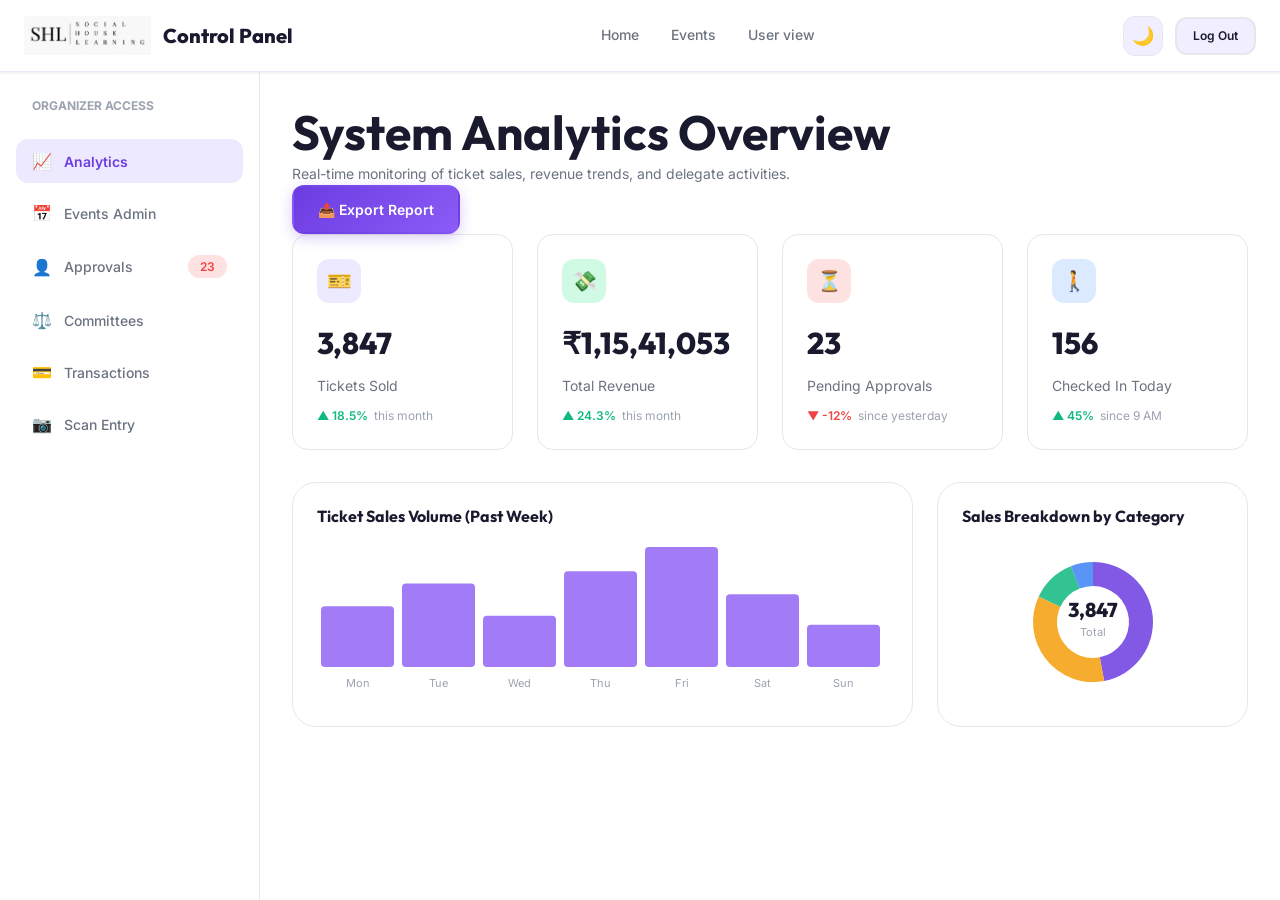
<file: admin.html>
<!DOCTYPE html>
<html lang="en" data-theme="light">

<head>
  <meta charset="UTF-8">
  <meta name="viewport" content="width=device-width, initial-scale=1.0">
  <title>Admin Dashboard — SHL Ticketing System</title>
  <link rel="stylesheet" href="css/globals.css">
  <link rel="stylesheet" href="css/components.css">
  <link rel="stylesheet" href="css/admin.css">
</head>

<body>

  <!-- ======== NAVBAR ======== -->
  <nav class="navbar scrolled" id="navbar">
    <div class="navbar-inner">
      <a href="index.html" class="navbar-logo">
        <img src="images/shl-logo.png" alt="SHL — Social House Learning" class="logo-img">
        <span>Control Panel</span>
      </a>

      <div class="navbar-links">
        <a href="index.html" class="navbar-link">Home</a>
        <a href="events.html" class="navbar-link">Events</a>
        <a href="dashboard.html" class="navbar-link">User view</a>
      </div>

      <div class="navbar-actions">
        <button class="theme-toggle" id="themeToggle" aria-label="Toggle theme">🌙</button>
        <button class="btn btn-secondary btn-sm" id="adminLogoutBtn">Log Out</button>
      </div>

      <button class="mobile-menu-btn" id="mobileMenuBtn" aria-label="Menu">
        <span></span><span></span><span></span>
      </button>
    </div>
  </nav>

  <!-- ======== ADMIN DASHBOARD LAYOUT ======== -->
  <div class="admin-layout" style="margin-top: var(--navbar-height);">

    <!-- SIDEBAR -->
    <aside class="admin-sidebar">
      <div
        style="font-size: var(--text-xs); font-weight: 700; color: var(--text-tertiary); text-transform: uppercase; padding-left: var(--space-4);">
        Organizer Access</div>

      <nav style="display: flex; flex-direction: column; gap: 4px;">
        <button class="sidebar-link active" data-admin-tab="analytics">
          <span class="link-icon">📈</span> Analytics
        </button>
        <button class="sidebar-link" data-admin-tab="events">
          <span class="link-icon">📅</span> Events Admin
        </button>
        <button class="sidebar-link" data-admin-tab="approvals">
          <span class="link-icon">👤</span> Approvals
          <span class="badge badge-danger" id="badgePendingApprovals" style="margin-left: auto;">5</span>
        </button>
        <button class="sidebar-link" data-admin-tab="committees">
          <span class="link-icon">⚖️</span> Committees
        </button>
        <button class="sidebar-link" data-admin-tab="transactions">
          <span class="link-icon">💳</span> Transactions
        </button>
        <button class="sidebar-link" data-admin-tab="scanner">
          <span class="link-icon">📷</span> Scan Entry
        </button>
      </nav>
    </aside>

    <!-- MAIN PANEL -->
    <main class="admin-main">

      <!-- ANALYTICS TAB -->
      <div class="tab-content active" data-tab-content="analytics">
        <div class="dashboard-header">
          <div>
            <h1>System Analytics Overview</h1>
            <p style="font-size: var(--text-sm); color: var(--text-secondary);">Real-time monitoring of ticket sales,
              revenue trends, and delegate activities.</p>
          </div>
          <button class="btn btn-primary"
            onclick="Toast.show('Export Summary', 'System analytics report PDF download started.', 'success')">📤 Export
            Report</button>
        </div>

        <!-- Metrics Grid -->
        <div class="grid grid-4 gap-6" style="margin-bottom: var(--space-8);">
          <div class="stat-card">
            <div class="stat-icon" style="background: var(--primary-light); color: var(--primary);">🎫</div>
            <div class="stat-value" id="metricTotalTickets">3,847</div>
            <div class="stat-label">Tickets Sold</div>
            <span class="stat-change up">▲ 18.5% <span
                style="color: var(--text-tertiary); font-weight: normal; margin-left: 2px;">this month</span></span>
          </div>
          <div class="stat-card">
            <div class="stat-icon" style="background: var(--success-light); color: var(--success);">💸</div>
            <div class="stat-value" id="metricTotalRevenue">₹11.5M</div>
            <div class="stat-label">Total Revenue</div>
            <span class="stat-change up">▲ 24.3% <span
                style="color: var(--text-tertiary); font-weight: normal; margin-left: 2px;">this month</span></span>
          </div>
          <div class="stat-card">
            <div class="stat-icon" style="background: var(--danger-light); color: var(--danger);">⏳</div>
            <div class="stat-value" id="metricPendingApprovals">23</div>
            <div class="stat-label">Pending Approvals</div>
            <span class="stat-change down">▼ -12% <span
                style="color: var(--text-tertiary); font-weight: normal; margin-left: 2px;">since
                yesterday</span></span>
          </div>
          <div class="stat-card">
            <div class="stat-icon" style="background: var(--info-light); color: var(--info);">🚶</div>
            <div class="stat-value" id="metricTodayCheckins">156</div>
            <div class="stat-label">Checked In Today</div>
            <span class="stat-change up">▲ 45% <span
                style="color: var(--text-tertiary); font-weight: normal; margin-left: 2px;">since 9 AM</span></span>
          </div>
        </div>

        <!-- Charts Grid -->
        <div class="charts-grid">
          <div class="chart-card">
            <h2 style="font-size: var(--text-base);">Ticket Sales Volume (Past Week)</h2>
            <div class="chart-body" id="salesBarChartContainer">
              <!-- Rendered by JS -->
            </div>
          </div>
          <div class="chart-card">
            <h2 style="font-size: var(--text-base);">Sales Breakdown by Category</h2>
            <div class="chart-body" id="categoryDonutChartContainer">
              <!-- Rendered by JS -->
            </div>
          </div>
        </div>
      </div>

      <!-- EVENTS ADMIN TAB -->
      <div class="tab-content" data-tab-content="events">
        <div class="dashboard-header">
          <div>
            <h1>Event Management</h1>
            <p style="font-size: var(--text-sm); color: var(--text-secondary);">Add, update, or cancel MUNs, workshops,
              and youth leadership summits.</p>
          </div>
          <button class="btn btn-primary" id="createNewEventBtn">➕ Create Event</button>
        </div>

        <div class="table-wrapper">
          <table class="table">
            <thead>
              <tr>
                <th>Event Details</th>
                <th>Category</th>
                <th>Venue / City</th>
                <th>Price</th>
                <th>Availability</th>
                <th>Status</th>
                <th>Actions</th>
              </tr>
            </thead>
            <tbody id="adminEventsTableBody">
              <!-- Populated by JS -->
            </tbody>
          </table>
        </div>
      </div>

      <!-- DELEGATE APPROVALS TAB -->
      <div class="tab-content" data-tab-content="approvals">
        <div class="dashboard-header">
          <div>
            <h1>Delegate Registration Approvals</h1>
            <p style="font-size: var(--text-sm); color: var(--text-secondary);">Verify qualifications, process waivers,
              and approve conference portfolios.</p>
          </div>
          <div class="flex gap-2">
            <button class="btn btn-success btn-sm" id="bulkApproveBtn">Bulk Approve Selected</button>
            <button class="btn btn-secondary btn-sm" id="exportDelegatesBtn">Export List (CSV)</button>
          </div>
        </div>

        <div class="table-wrapper">
          <table class="table">
            <thead>
              <tr>
                <th style="width: 40px;"><input type="checkbox" id="selectAllApprovals"></th>
                <th>Delegate Details</th>
                <th>Event Target</th>
                <th>Date Applied</th>
                <th>Status</th>
                <th>Actions</th>
              </tr>
            </thead>
            <tbody id="adminApprovalsTableBody">
              <!-- Populated by JS -->
            </tbody>
          </table>
        </div>
      </div>

      <!-- COMMITTEES TAB -->
      <div class="tab-content" data-tab-content="committees">
        <div class="dashboard-header">
          <div>
            <h1>Committee & Portfolio Allocations</h1>
            <p style="font-size: var(--text-sm); color: var(--text-secondary);">View country allocation levels and
              real-time status details.</p>
          </div>
        </div>

        <div class="table-wrapper">
          <table class="table">
            <thead>
              <tr>
                <th>Committee Info</th>
                <th>Agenda Topic</th>
                <th>Difficulty</th>
                <th>Delegate Limit</th>
                <th>Executive Board</th>
                <th>Actions</th>
              </tr>
            </thead>
            <tbody id="adminCommitteesTableBody">
              <!-- Populated by JS -->
            </tbody>
          </table>
        </div>
      </div>

      <!-- TRANSACTIONS TAB -->
      <div class="tab-content" data-tab-content="transactions">
        <div class="dashboard-header">
          <div>
            <h1>Financial Transaction Ledger</h1>
            <p style="font-size: var(--text-sm); color: var(--text-secondary);">Comprehensive tracker for checkout
              payments, refunds, and failures.</p>
          </div>
          <button class="btn btn-secondary btn-sm"
            onclick="Toast.show('Export Complete', 'Transaction database CSV downloaded.', 'success')">💾 Export
            Ledger</button>
        </div>

        <div class="table-wrapper">
          <table class="table">
            <thead>
              <tr>
                <th>Transaction ID</th>
                <th>Delegate</th>
                <th>Target Event</th>
                <th>Amount</th>
                <th>Method</th>
                <th>Date</th>
                <th>Status</th>
              </tr>
            </thead>
            <tbody id="adminTransactionsTableBody">
              <!-- Populated by JS -->
            </tbody>
          </table>
        </div>
      </div>

      <!-- SCANNER ENTRY SIMULATOR TAB -->
      <div class="tab-content" data-tab-content="scanner">
        <div class="dashboard-header">
          <div>
            <h1>QR entry scanning portal</h1>
            <p style="font-size: var(--text-sm); color: var(--text-secondary);">Verify ticketing passes, check
              qualifications, and scan entry codes.</p>
          </div>
        </div>

        <div class="grid grid-2 gap-8">
          <!-- Scanner Camera Box -->
          <div class="card text-center">
            <h3>QR Pass Reader (Simulator)</h3>
            <p style="font-size: var(--text-xs); color: var(--text-tertiary); margin-bottom: var(--space-4);">Camera
              feed simulation. Input a code manually below to scan.</p>

            <div class="scanner-viewport-simulator">
              <div class="scanner-laser-line"></div>
              <div class="scanner-corner scanner-corner-tl"></div>
              <div class="scanner-corner scanner-corner-tr"></div>
              <div class="scanner-corner scanner-corner-bl"></div>
              <div class="scanner-corner scanner-corner-br"></div>
            </div>

            <div class="form-group" style="max-width: 320px; margin: 0 auto;">
              <input type="text" class="form-input" id="manualScanInput"
                placeholder="Enter ticket passcode manually (e.g. TKT-2026-001)">
              <button class="btn btn-primary" id="manualScanBtn" style="margin-top: 12px; width: 100%;">Verify
                Pass</button>
            </div>
          </div>

          <!-- Scanner History Logs -->
          <div class="card">
            <h3>Scanning History Log</h3>
            <p style="font-size: var(--text-xs); color: var(--text-tertiary); margin-bottom: var(--space-4);">Real-time
              check-in notifications stream.</p>

            <div class="scan-history-log" id="scanHistoryLogContainer">
              <!-- Populated by JS -->
            </div>
          </div>
        </div>
      </div>

    </main>
  </div>

  <!-- CREATE EVENT MODAL -->
  <div class="modal-backdrop" id="createEventModal">
    <div class="modal">
      <div class="modal-header">
        <h3 class="modal-title">Create New Event</h3>
        <button class="modal-close">✕</button>
      </div>
      <form id="createEventForm" onsubmit="event.preventDefault();">
        <div class="form-group">
          <label class="form-label">Event Title</label>
          <input type="text" class="form-input" id="adminEventTitle" required>
        </div>
        <div class="grid grid-2 gap-4">
          <div class="form-group">
            <label class="form-label">Category</label>
            <select class="form-select" id="adminEventCategory">
              <option value="Summit">Summit</option>
              <option value="MUN">Model United Nations</option>
              <option value="Workshop">Workshop</option>
            </select>
          </div>
          <div class="form-group">
            <label class="form-label">Base Ticket Price (₹)</label>
            <input type="number" class="form-input" id="adminEventPrice" required>
          </div>
        </div>
        <div class="grid grid-2 gap-4">
          <div class="form-group">
            <label class="form-label">City</label>
            <input type="text" class="form-input" id="adminEventCity" required>
          </div>
          <div class="form-group">
            <label class="form-label">Date</label>
            <input type="date" class="form-input" id="adminEventDate" required>
          </div>
        </div>
        <div class="flex justify-end gap-3" style="margin-top: var(--space-4);">
          <button type="button" class="btn btn-secondary modal-close">Cancel</button>
          <button type="submit" class="btn btn-primary" id="saveNewEventBtn">Publish Event</button>
        </div>
      </form>
    </div>
  </div>

  <!-- Scripts -->
  <script src="js/data.js"></script>
  <script src="js/app.js"></script>
  <script src="js/admin.js"></script>
</body>

</html>
</file>
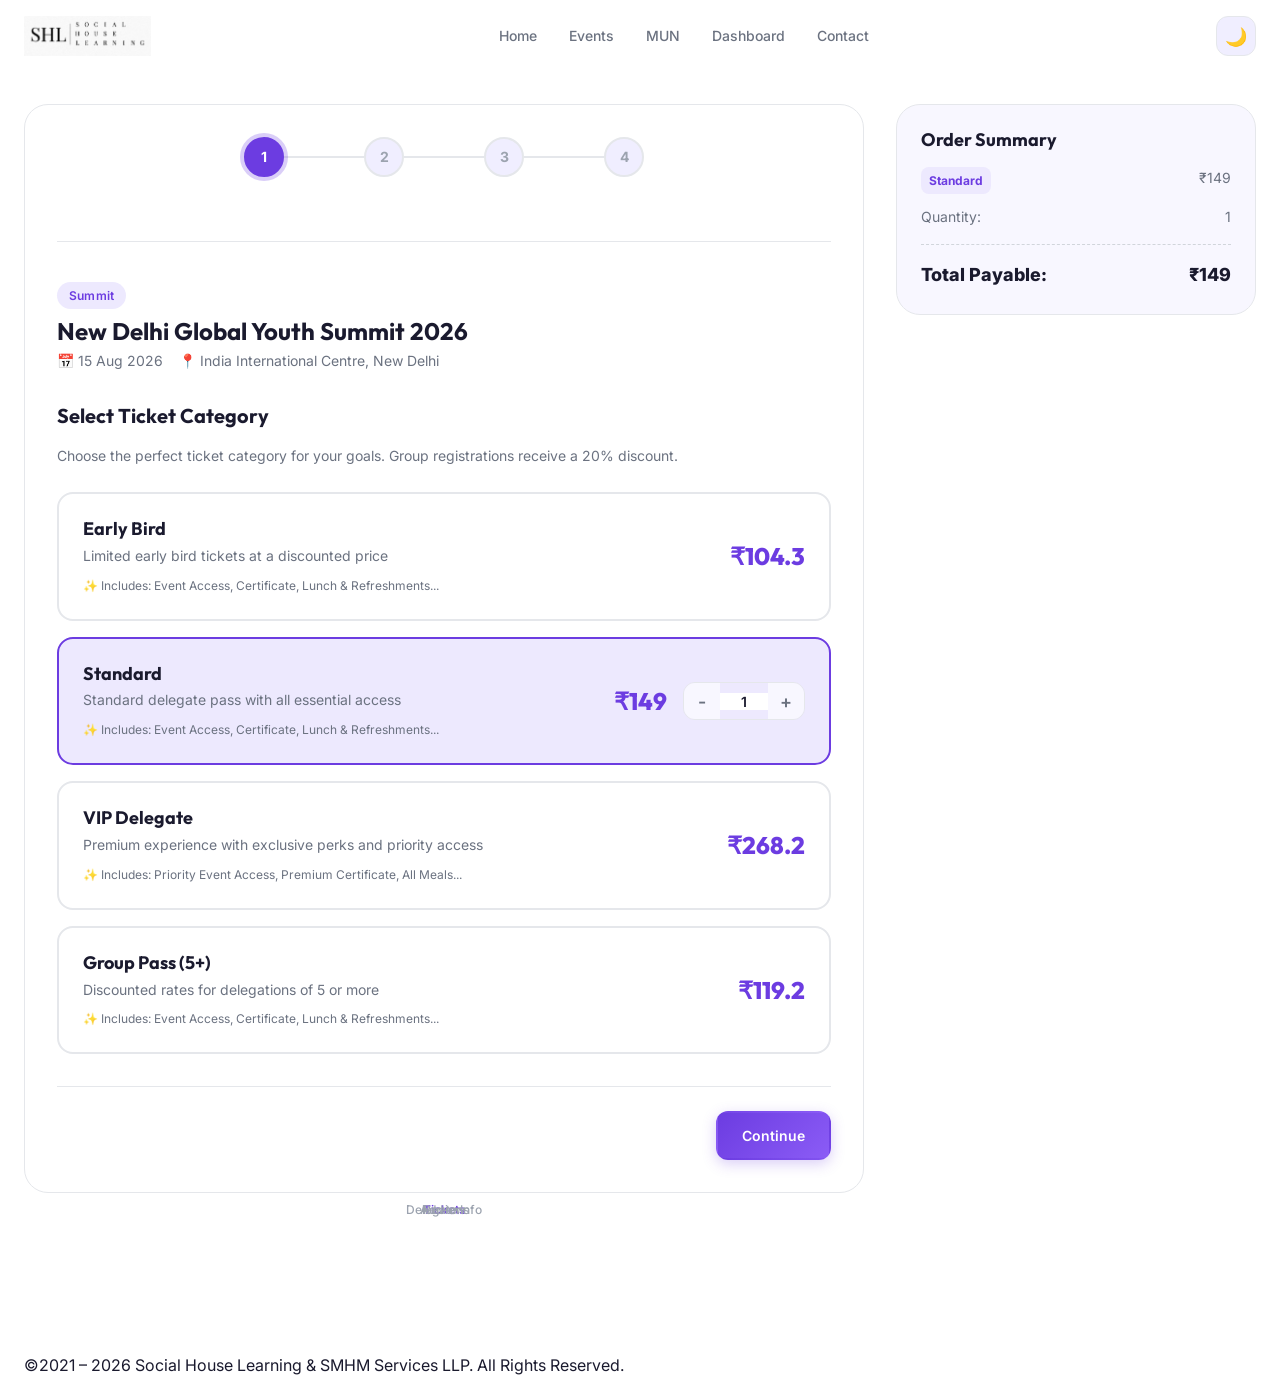
<file: booking.html>
<!DOCTYPE html>
<html lang="en" data-theme="light">
<head>
  <meta charset="UTF-8">
  <meta name="viewport" content="width=device-width, initial-scale=1.0">
  <title>Book Tickets — SHL Ticketing System</title>
  <link rel="stylesheet" href="css/globals.css">
  <link rel="stylesheet" href="css/components.css">
  <link rel="stylesheet" href="css/booking.css">
</head>
<body>

  <!-- ======== NAVBAR ======== -->
  <nav class="navbar" id="navbar">
    <div class="navbar-inner">
      <a href="index.html" class="navbar-logo">
        <img src="images/shl-logo.png" alt="SHL — Social House Learning" class="logo-img">

      </a>

      <div class="navbar-links">
        <a href="index.html" class="navbar-link">Home</a>
        <a href="events.html" class="navbar-link">Events</a>
        <a href="committee.html" class="navbar-link">MUN</a>
        <a href="dashboard.html" class="navbar-link">Dashboard</a>
        <a href="index.html#contact" class="navbar-link">Contact</a>
      </div>

      <div class="navbar-actions">
        <button class="theme-toggle" id="themeToggle" aria-label="Toggle theme">🌙</button>
        <a href="dashboard.html" class="btn btn-secondary btn-sm" id="userBadge" style="display: none;">My Profile</a>
      </div>

      <button class="mobile-menu-btn" id="mobileMenuBtn" aria-label="Menu">
        <span></span><span></span><span></span>
      </button>
    </div>
  </nav>

  <!-- Mobile Nav -->
  <div class="mobile-nav" id="mobileNav">
    <a href="index.html">🏠 Home</a>
    <a href="events.html">📅 Events</a>
    <a href="committee.html">🌍 MUN Committees</a>
    <a href="dashboard.html">📊 Dashboard</a>
  </div>

  <!-- ======== BOOKING SECTION ======== -->
  <main class="container booking-page">
    <div class="booking-layout">
      <!-- MAIN BOOKING PANEL -->
      <section class="booking-card reveal">
        <!-- Progress Steps -->
        <div class="step-progress-wrapper">
          <div class="step-progress">
            <div class="step-item active" id="stepIndicator1">
              <div class="step-circle">1</div>
              <span class="step-label">Tickets</span>
            </div>
            <div class="step-line"></div>
            <div class="step-item" id="stepIndicator2">
              <div class="step-circle">2</div>
              <span class="step-label">Delegate Info</span>
            </div>
            <div class="step-line"></div>
            <div class="step-item" id="stepIndicator3">
              <div class="step-circle">3</div>
              <span class="step-label">Add-ons</span>
            </div>
            <div class="step-line"></div>
            <div class="step-item" id="stepIndicator4">
              <div class="step-circle">4</div>
              <span class="step-label">Review</span>
            </div>
          </div>
        </div>

        <!-- Dynamic Event Header -->
        <div id="bookingEventHeader" style="margin-bottom: var(--space-8);">
          <span class="badge badge-primary" id="eventHeaderCategory">Category</span>
          <h1 id="eventHeaderTitle" style="font-size: var(--text-2xl); margin-top: var(--space-2);">Event Title</h1>
          <div class="flex items-center gap-4" style="font-size: var(--text-sm); color: var(--text-secondary); margin-top: var(--space-1);">
            <span id="eventHeaderDate">📅 Date</span>
            <span id="eventHeaderLocation">📍 Venue</span>
          </div>
        </div>

        <form id="bookingForm" onsubmit="event.preventDefault();">
          
          <!-- STEP 1: SELECT TICKET -->
          <div class="tab-content active" data-tab-content="step1">
            <h2 style="font-size: var(--text-xl); margin-bottom: var(--space-4);">Select Ticket Category</h2>
            <p style="font-size: var(--text-sm); color: var(--text-secondary); margin-bottom: var(--space-6);">Choose the perfect ticket category for your goals. Group registrations receive a 20% discount.</p>
            
            <div class="ticket-options-grid" id="ticketOptionsContainer">
              <!-- Populated by JS -->
            </div>
          </div>

          <!-- STEP 2: DELEGATE DETAILS -->
          <div class="tab-content" data-tab-content="step2">
            <h2 style="font-size: var(--text-xl); margin-bottom: var(--space-4);">Delegate Personal Details</h2>
            <p style="font-size: var(--text-sm); color: var(--text-secondary); margin-bottom: var(--space-6);">Please fill in accurate details. Certificates and credentials will use this information.</p>
            
            <div class="grid grid-2 gap-4">
              <div class="form-group">
                <label class="form-label">Full Name <span class="required">*</span></label>
                <input type="text" class="form-input" id="delegateName" placeholder="Enter full name" required>
                <span class="form-error" style="display: none;">Name is required</span>
              </div>
              <div class="form-group">
                <label class="form-label">Email Address <span class="required">*</span></label>
                <input type="email" class="form-input" id="delegateEmail" placeholder="Enter email address" required>
                <span class="form-error" style="display: none;">Valid email is required</span>
              </div>
            </div>

            <div class="grid grid-2 gap-4">
              <div class="form-group">
                <label class="form-label">Phone Number <span class="required">*</span></label>
                <input type="tel" class="form-input" id="delegatePhone" placeholder="Enter mobile number" required>
                <span class="form-error" style="display: none;">Valid phone is required</span>
              </div>
              <div class="form-group">
                <label class="form-label">Institution / Organization <span class="required">*</span></label>
                <input type="text" class="form-input" id="delegateInstitution" placeholder="School, College or Company" required>
                <span class="form-error" style="display: none;">Institution is required</span>
              </div>
            </div>

            <div class="grid grid-2 gap-4">
              <div class="form-group">
                <label class="form-label">MUN Experience Level</label>
                <select class="form-select" id="delegateExperience">
                  <option value="beginner">Beginner (0-2 Conferences)</option>
                  <option value="intermediate">Intermediate (3-6 Conferences)</option>
                  <option value="advanced">Advanced (7+ Conferences)</option>
                </select>
              </div>
              <div class="form-group">
                <label class="form-label">Dietary Preferences</label>
                <select class="form-select" id="delegateDiet">
                  <option value="veg">Vegetarian</option>
                  <option value="non-veg">Non-Vegetarian</option>
                  <option value="vegan">Vegan</option>
                  <option value="jain">Jain Diet</option>
                </select>
              </div>
            </div>

            <div class="form-group">
              <label class="form-label">Special Requests / Accommodations</label>
              <textarea class="form-textarea" id="delegateSpecialRequests" placeholder="Tell us if you have any special requirements, allergies, or questions..."></textarea>
            </div>
          </div>

          <!-- STEP 3: ADD-ONS -->
          <div class="tab-content" data-tab-content="step3">
            <h2 style="font-size: var(--text-xl); margin-bottom: var(--space-4);">Enhance Your Experience</h2>
            <p style="font-size: var(--text-sm); color: var(--text-secondary); margin-bottom: var(--space-6);">Select premium add-ons to customize your summit experience.</p>
            
            <div class="addons-grid" id="addonsContainer">
              <!-- Populated by JS -->
            </div>
          </div>

          <!-- STEP 4: REVIEW & CONFIRM -->
          <div class="tab-content" data-tab-content="step4">
            <h2 style="font-size: var(--text-xl); margin-bottom: var(--space-4);">Review Registration Summary</h2>
            <p style="font-size: var(--text-sm); color: var(--text-secondary); margin-bottom: var(--space-6);">Please double-check all information before proceeding to payment.</p>
            
            <div class="card card-gradient" style="margin-bottom: var(--space-6);">
              <h3 style="font-size: var(--text-base); margin-bottom: var(--space-4); border-bottom: 1px solid var(--border-light); padding-bottom: var(--space-2);">Delegate Information</h3>
              <div class="grid grid-2 gap-4" style="font-size: var(--text-sm);">
                <div><strong>Name:</strong> <span id="reviewName">-</span></div>
                <div><strong>Email:</strong> <span id="reviewEmail">-</span></div>
                <div><strong>Phone:</strong> <span id="reviewPhone">-</span></div>
                <div><strong>Institution:</strong> <span id="reviewInstitution">-</span></div>
                <div><strong>Experience:</strong> <span id="reviewExperience">-</span></div>
                <div><strong>Dietary:</strong> <span id="reviewDiet">-</span></div>
              </div>
            </div>

            <div class="card card-gradient" style="margin-bottom: var(--space-6);">
              <h3 style="font-size: var(--text-base); margin-bottom: var(--space-4); border-bottom: 1px solid var(--border-light); padding-bottom: var(--space-2);">Order Selections</h3>
              <div id="reviewOrderDetails" style="font-size: var(--text-sm);">
                <!-- Populated by JS -->
              </div>
            </div>

            <label class="form-check" style="align-items: flex-start; margin-bottom: var(--space-4);">
              <input type="checkbox" id="termsCheckbox" required style="margin-top: 4px;">
              <span>I confirm that the delegate details provided are correct and I agree to the <a href="https://www.socialhouselearning.com/terms-of-use" target="_blank" style="color: var(--primary); font-weight: 600;">Terms & Conditions</a> and <a href="https://www.socialhouselearning.com/refund-policy" target="_blank" style="color: var(--primary); font-weight: 600;">Refund Policy</a> of Social House Learning.</span>
            </label>
          </div>

          <!-- NAVIGATION BUTTONS -->
          <div class="booking-nav-buttons">
            <button type="button" class="btn btn-secondary" id="prevBtn" style="visibility: hidden;">Back</button>
            <button type="button" class="btn btn-primary" id="nextBtn">Continue</button>
          </div>
        </form>
      </section>

      <!-- ORDER SUMMARY SIDEBAR -->
      <aside class="order-summary-card reveal">
        <h2>Order Summary</h2>
        <div id="summaryEmptyState">
          <p style="font-size: var(--text-sm); text-align: center; color: var(--text-tertiary);">No ticket selected yet.</p>
        </div>
        <div id="summaryDetails" class="hidden">
          <div class="summary-row">
            <span id="summaryTicketType" class="summary-ticket-badge">Tier</span>
            <span id="summaryTicketPrice">₹0</span>
          </div>
          <div class="summary-row">
            <span>Quantity:</span>
            <span id="summaryTicketQty">0</span>
          </div>
          
          <!-- Dynamic Add-ons List -->
          <div id="summaryAddonsList" style="border-top: 1px solid var(--border-light); margin-top: var(--space-3); padding-top: var(--space-3);">
            <!-- Populated by JS -->
          </div>

          <div class="summary-row total">
            <span>Total Payable:</span>
            <span id="summaryTotalPrice">₹0</span>
          </div>
        </div>
      </aside>
    </div>
  </main>

  <!-- ======== FOOTER ======== -->
  <footer class="footer" style="margin-top: var(--space-20);">
    <div class="container">
      <div class="footer-bottom">
        <span>©2021 – 2026 Social House Learning & SMHM Services LLP. All Rights Reserved.</span>
      </div>
    </div>
  </footer>

  <!-- Scripts -->
  <script src="js/data.js"></script>
  <script src="js/app.js"></script>
  <script src="js/booking.js"></script>
</body>
</html>
</file>
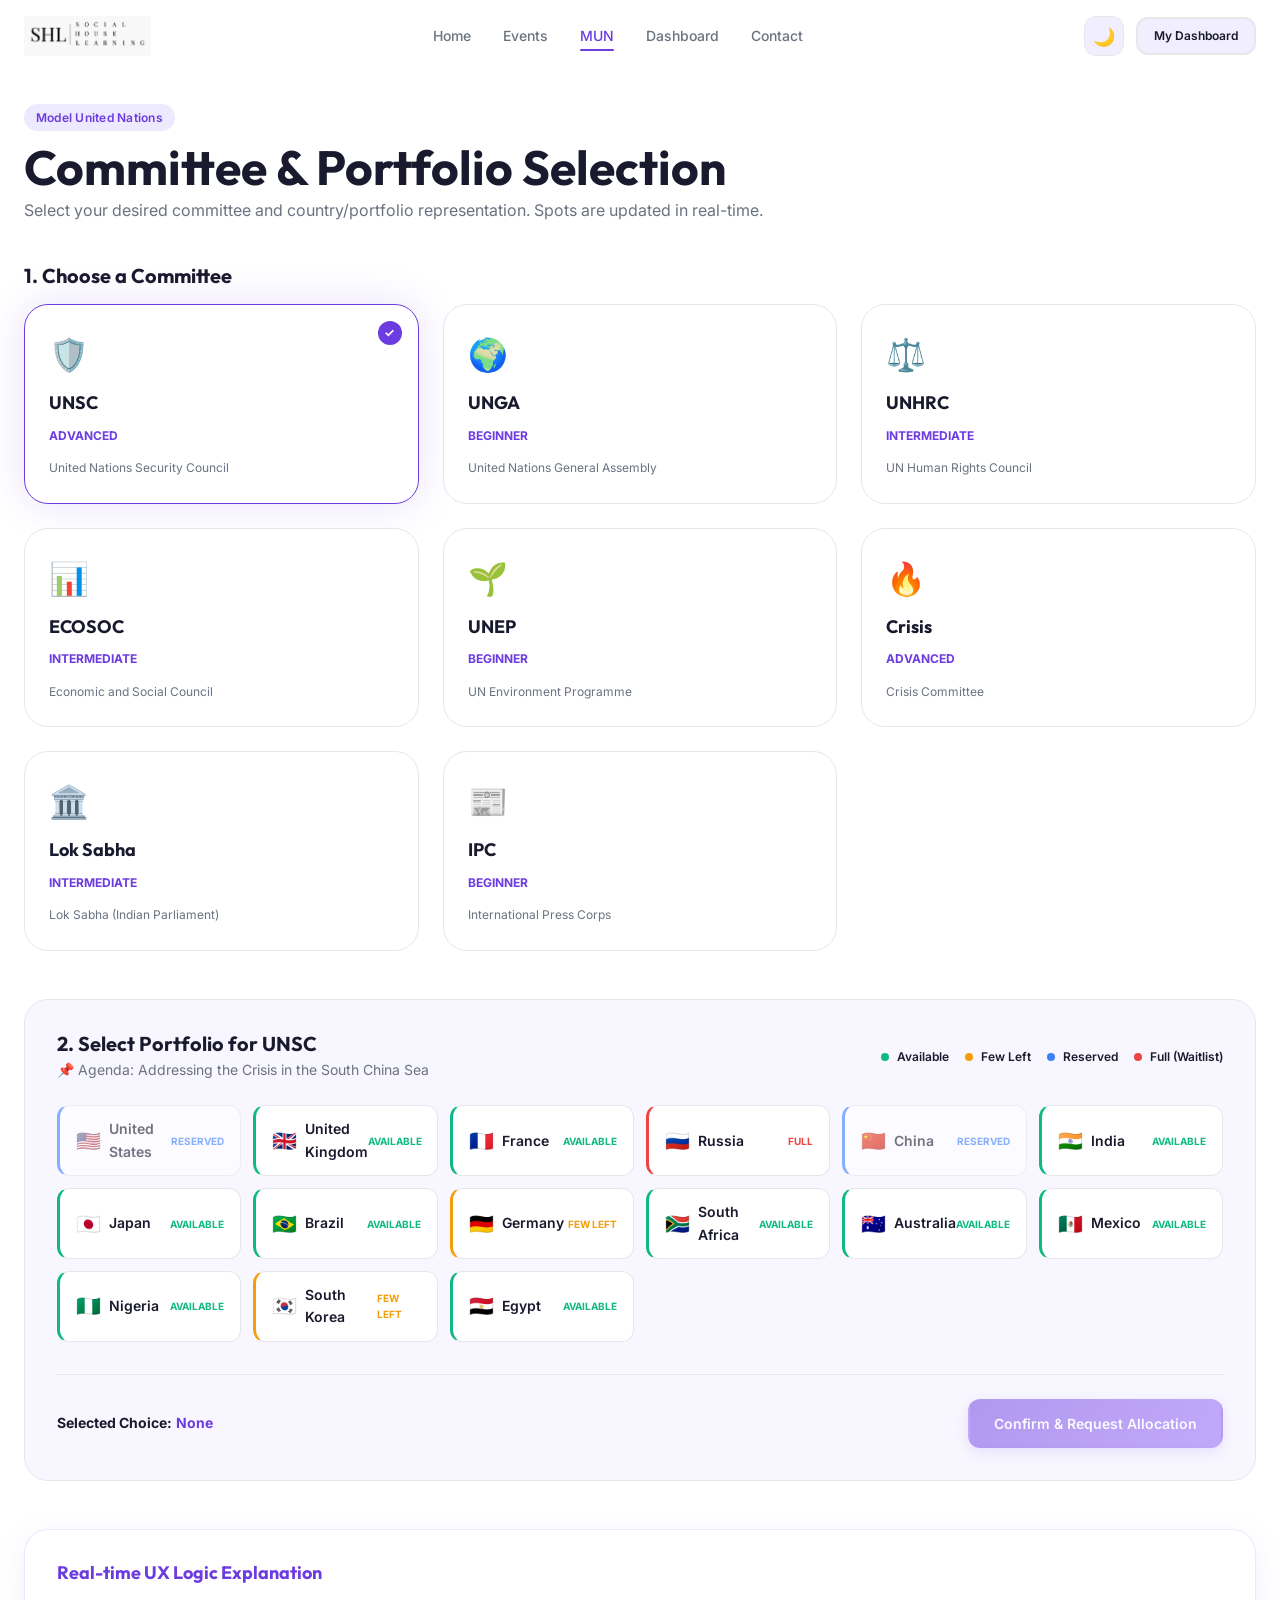
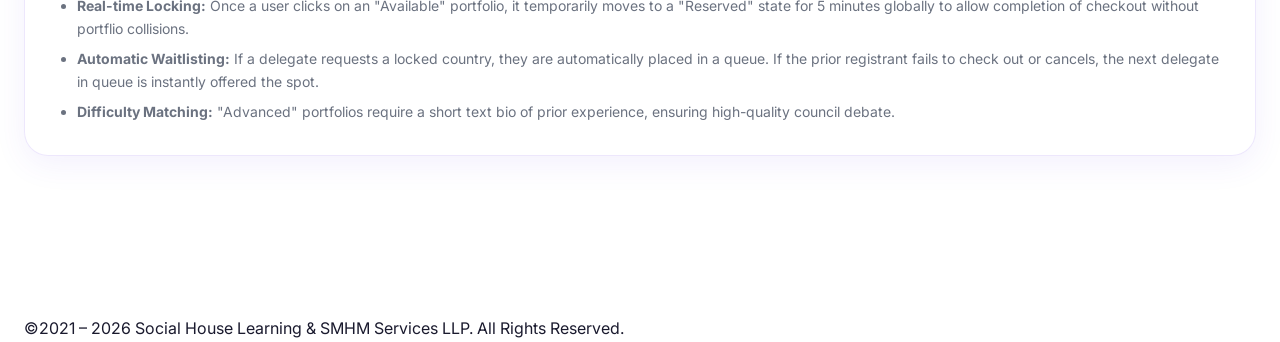
<file: committee.html>
<!DOCTYPE html>
<html lang="en" data-theme="light">
<head>
  <meta charset="UTF-8">
  <meta name="viewport" content="width=device-width, initial-scale=1.0">
  <title>MUN Committee & Portfolio Selection — SHL</title>
  <link rel="stylesheet" href="css/globals.css">
  <link rel="stylesheet" href="css/components.css">
  <link rel="stylesheet" href="css/committee.css">
</head>
<body>

  <!-- ======== NAVBAR ======== -->
  <nav class="navbar" id="navbar">
    <div class="navbar-inner">
      <a href="index.html" class="navbar-logo">
        <img src="images/shl-logo.png" alt="SHL — Social House Learning" class="logo-img">

      </a>

      <div class="navbar-links">
        <a href="index.html" class="navbar-link">Home</a>
        <a href="events.html" class="navbar-link">Events</a>
        <a href="committee.html" class="navbar-link active">MUN</a>
        <a href="dashboard.html" class="navbar-link">Dashboard</a>
        <a href="index.html#contact" class="navbar-link">Contact</a>
      </div>

      <div class="navbar-actions">
        <button class="theme-toggle" id="themeToggle" aria-label="Toggle theme">🌙</button>
        <a href="dashboard.html" class="btn btn-secondary btn-sm" id="userBtn">My Dashboard</a>
      </div>

      <button class="mobile-menu-btn" id="mobileMenuBtn" aria-label="Menu">
        <span></span><span></span><span></span>
      </button>
    </div>
  </nav>

  <!-- Mobile Nav -->
  <div class="mobile-nav" id="mobileNav">
    <a href="index.html">🏠 Home</a>
    <a href="events.html">📅 Events</a>
    <a href="committee.html">🌍 MUN Committees</a>
    <a href="dashboard.html">📊 Dashboard</a>
  </div>

  <!-- ======== MAIN CONTENT ======== -->
  <main class="container committee-page">
    <header class="committee-header reveal">
      <span class="badge badge-primary" style="margin-bottom: var(--space-2);">Model United Nations</span>
      <h1>Committee & Portfolio Selection</h1>
      <p>Select your desired committee and country/portfolio representation. Spots are updated in real-time.</p>
    </header>

    <!-- STEP 1: SELECT COMMITTEE -->
    <section class="reveal" style="margin-bottom: var(--space-10);">
      <h2 style="font-size: var(--text-xl); margin-bottom: var(--space-4);">1. Choose a Committee</h2>
      <div class="committee-grid" id="committeesGrid">
        <!-- Populated by JS -->
      </div>
    </section>

    <!-- STEP 2: CHOOSE PORTFOLIO -->
    <section class="portfolios-section reveal id='portfolioSection'">
      <div class="portfolio-header">
        <div>
          <h2 id="selectedCommitteeTitle" style="font-size: var(--text-xl); margin-bottom: 2px;">2. Select Your Country / Portfolio</h2>
          <p id="selectedCommitteeTopic" style="font-size: var(--text-sm); color: var(--text-secondary);">Topic: Select a committee above to see details.</p>
        </div>
        
        <!-- Legend -->
        <div class="portfolio-legend">
          <div class="legend-item">
            <span class="status-dot available"></span>
            <span>Available</span>
          </div>
          <div class="legend-item">
            <span class="status-dot limited"></span>
            <span>Few Left</span>
          </div>
          <div class="legend-item">
            <span class="status-dot reserved"></span>
            <span>Reserved</span>
          </div>
          <div class="legend-item">
            <span class="status-dot full"></span>
            <span>Full (Waitlist)</span>
          </div>
        </div>
      </div>

      <!-- Countries Grid -->
      <div class="countries-grid" id="countriesGrid">
        <!-- Populated by JS -->
      </div>

      <!-- Action Panel -->
      <div class="flex items-center justify-between" style="margin-top: var(--space-8); padding-top: var(--space-6); border-top: 1px solid var(--border-light); flex-wrap: wrap; gap: var(--space-4);">
        <div style="font-size: var(--text-sm);">
          <strong>Selected Choice:</strong> 
          <span id="selectedChoiceText" style="color: var(--primary); font-weight: 700;">None</span>
        </div>
        <div class="flex gap-3">
          <button class="btn btn-secondary" id="joinWaitlistBtn" style="display: none;">Join Waitlist</button>
          <button class="btn btn-primary" id="confirmAllocationBtn" disabled>Confirm & Request Allocation</button>
        </div>
      </div>
    </section>

    <!-- Waitlist Modal -->
    <div class="modal-backdrop" id="waitlistModal">
      <div class="modal">
        <div class="modal-header">
          <h3 class="modal-title">Join Waitlist</h3>
          <button class="modal-close">✕</button>
        </div>
        <p style="font-size: var(--text-sm); color: var(--text-secondary); margin-bottom: var(--space-6);">
          This portfolio is currently full or waitlisted. You can join the waitlist for priority allocation if the spot opens.
        </p>
        <div class="form-group">
          <label class="form-label">Priority Reason (Optional)</label>
          <textarea class="form-textarea" id="waitlistReason" placeholder="Briefly describe your MUN/debate experience to help the executive board assign priority..."></textarea>
        </div>
        <div class="flex justify-end gap-3">
          <button class="btn btn-secondary modal-close">Cancel</button>
          <button class="btn btn-danger" id="submitWaitlistBtn">Join Waitlist</button>
        </div>
      </div>
    </div>

    <!-- UX Explanation Details -->
    <section class="card-glass" style="margin-top: var(--space-12); padding: var(--space-8); border-radius: var(--radius-xl); border: 1px solid var(--glass-border);">
      <h3 style="font-size: var(--text-lg); margin-bottom: var(--space-3); color: var(--primary);">Real-time UX Logic Explanation</h3>
      <ul style="font-size: var(--text-sm); color: var(--text-secondary); display: flex; flex-direction: column; gap: var(--space-2); list-style-type: disc; padding-left: 20px;">
        <li><strong>Real-time Locking:</strong> Once a user clicks on an "Available" portfolio, it temporarily moves to a "Reserved" state for 5 minutes globally to allow completion of checkout without portflio collisions.</li>
        <li><strong>Automatic Waitlisting:</strong> If a delegate requests a locked country, they are automatically placed in a queue. If the prior registrant fails to check out or cancels, the next delegate in queue is instantly offered the spot.</li>
        <li><strong>Difficulty Matching:</strong> "Advanced" portfolios require a short text bio of prior experience, ensuring high-quality council debate.</li>
      </ul>
    </section>
  </main>

  <!-- ======== FOOTER ======== -->
  <footer class="footer" style="margin-top: var(--space-20);">
    <div class="container">
      <div class="footer-bottom">
        <span>©2021 – 2026 Social House Learning & SMHM Services LLP. All Rights Reserved.</span>
      </div>
    </div>
  </footer>

  <!-- Scripts -->
  <script src="js/data.js"></script>
  <script src="js/app.js"></script>
  <script src="js/committee.js"></script>
</body>
</html>
</file>
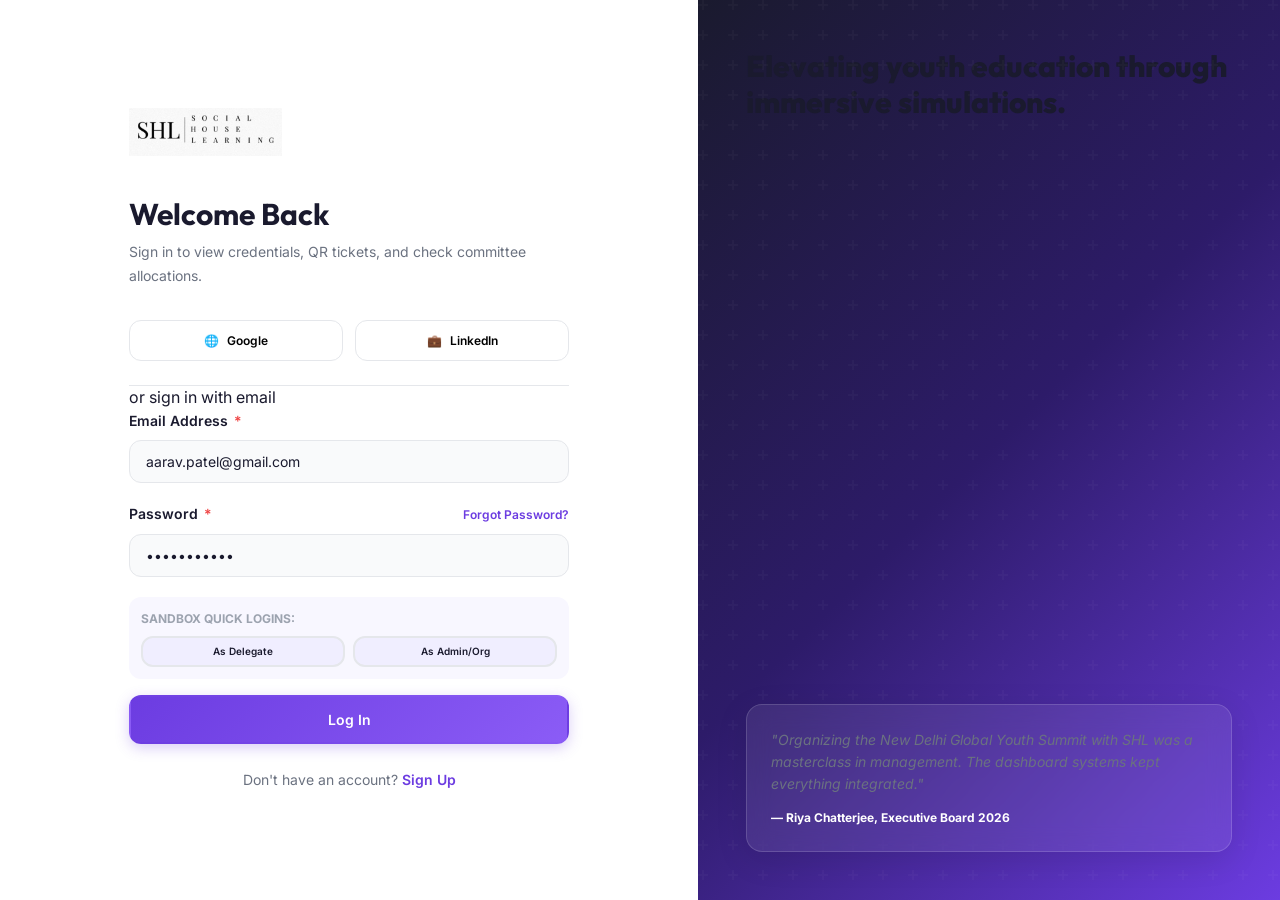
<file: login.html>
<!DOCTYPE html>
<html lang="en" data-theme="light">
<head>
  <meta charset="UTF-8">
  <meta name="viewport" content="width=device-width, initial-scale=1.0">
  <title>Log In — SHL Ticketing System</title>
  <link rel="stylesheet" href="css/globals.css">
  <link rel="stylesheet" href="css/components.css">
  <link rel="stylesheet" href="css/auth.css">
</head>
<body>

  <main class="auth-page-layout">
    <!-- FORM SIDE -->
    <section class="auth-form-side">
      <div class="auth-form-card reveal">
        <!-- Logo -->
        <a href="index.html" class="auth-brand-logo">
          <img src="images/shl-logo.png" alt="SHL — Social House Learning" class="logo-img logo-img--auth">
        </a>

        <!-- Header -->
        <div class="auth-header">
          <h1>Welcome Back</h1>
          <p>Sign in to view credentials, QR tickets, and check committee allocations.</p>
        </div>

        <!-- Social Logins -->
        <div class="auth-social-btns">
          <button class="auth-social-btn" onclick="Toast.show('Social Login', 'Google signin simulation successful.', 'success')">
            <span>🌐</span> Google
          </button>
          <button class="auth-social-btn" onclick="Toast.show('Social Login', 'LinkedIn signin simulation successful.', 'success')">
            <span>💼</span> LinkedIn
          </button>
        </div>

        <div class="divider" style="margin-bottom: var(--space-6);">or sign in with email</div>

        <!-- Forms -->
        <form id="loginForm" onsubmit="event.preventDefault();">
          <div class="form-group">
            <label class="form-label">Email Address <span class="required">*</span></label>
            <input type="email" class="form-input" id="logEmail" placeholder="name@email.com" required value="aarav.patel@gmail.com">
            <span class="form-error" style="display: none;">Valid email is required</span>
          </div>

          <div class="form-group">
            <div class="flex justify-between items-center">
              <label class="form-label">Password <span class="required">*</span></label>
              <a href="#" style="font-size: var(--text-xs); color: var(--primary); font-weight: 600;" onclick="Toast.show('Reset Link Sent', 'Simulated password reset instructions emailed.', 'info')">Forgot Password?</a>
            </div>
            <input type="password" class="form-input" id="logPassword" placeholder="Enter your password" required value="password123">
            <span class="form-error" style="display: none;">Password is required</span>
          </div>

          <!-- Sandbox Accounts (Quick Login) -->
          <div class="flex flex-col gap-2" style="background: var(--bg-secondary); padding: var(--space-3); border-radius: var(--radius-md); margin-bottom: var(--space-4);">
            <span style="font-size: var(--text-xs); font-weight: 700; color: var(--text-tertiary);">SANDBOX QUICK LOGINS:</span>
            <div class="flex gap-2">
              <button type="button" class="btn btn-secondary btn-sm" id="quickLoginDelegateBtn" style="flex: 1; font-size: 10px; padding: 6px;">As Delegate</button>
              <button type="button" class="btn btn-secondary btn-sm" id="quickLoginAdminBtn" style="flex: 1; font-size: 10px; padding: 6px;">As Admin/Org</button>
            </div>
          </div>

          <button type="submit" class="btn btn-primary" style="width: 100%;" id="loginSubmitBtn">Log In</button>
        </form>

        <p style="font-size: var(--text-sm); text-align: center; color: var(--text-secondary); margin-top: var(--space-6);">
          Don't have an account? <a href="register.html" style="color: var(--primary); font-weight: 600;">Sign Up</a>
        </p>
      </div>
    </section>

    <!-- VISUAL SIDE -->
    <section class="auth-visual-side">
      <div>
        <h2 style="font-size: var(--text-3xl); font-weight: 800; line-height: 1.2;">Elevating youth education through immersive simulations.</h2>
      </div>

      <!-- Quote -->
      <div class="auth-quote-card">
        <p style="font-size: var(--text-sm); line-height: 1.6; font-style: italic; margin-bottom: var(--space-3);">
          "Organizing the New Delhi Global Youth Summit with SHL was a masterclass in management. The dashboard systems kept everything integrated."
        </p>
        <div style="font-weight: 700; font-size: var(--text-xs);">— Riya Chatterjee, Executive Board 2026</div>
      </div>
    </section>
  </main>

  <!-- Scripts -->
  <script src="js/data.js"></script>
  <script src="js/app.js"></script>
  <script src="js/auth.js"></script>
</body>
</html>
</file>
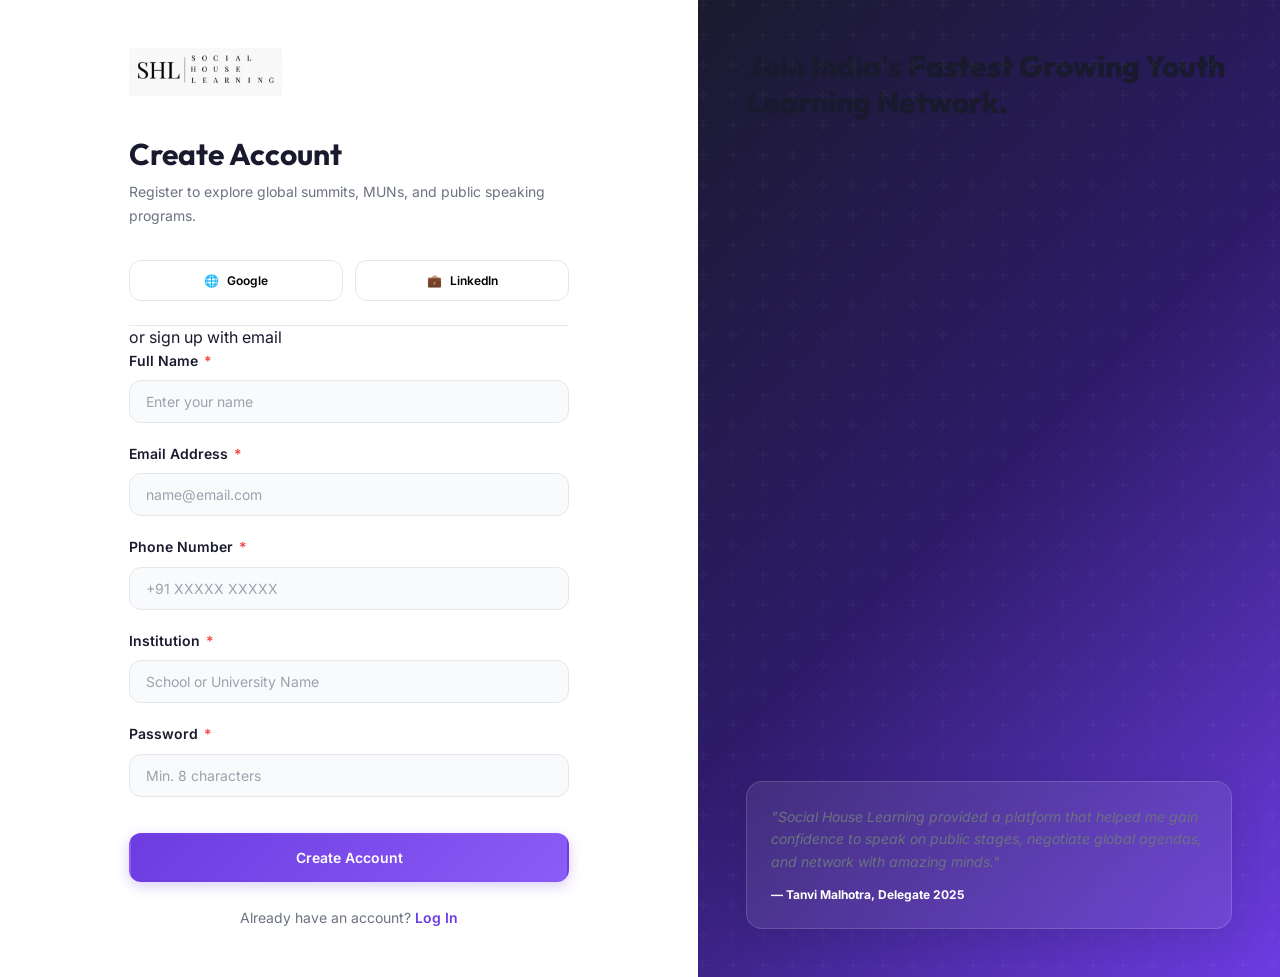
<file: register.html>
<!DOCTYPE html>
<html lang="en" data-theme="light">
<head>
  <meta charset="UTF-8">
  <meta name="viewport" content="width=device-width, initial-scale=1.0">
  <title>Sign Up — SHL Ticketing System</title>
  <link rel="stylesheet" href="css/globals.css">
  <link rel="stylesheet" href="css/components.css">
  <link rel="stylesheet" href="css/auth.css">
</head>
<body>

  <main class="auth-page-layout">
    <!-- FORM SIDE -->
    <section class="auth-form-side">
      <div class="auth-form-card reveal">
        <!-- Logo -->
        <a href="index.html" class="auth-brand-logo">
          <img src="images/shl-logo.png" alt="SHL — Social House Learning" class="logo-img logo-img--auth">
        </a>

        <!-- Header -->
        <div class="auth-header">
          <h1>Create Account</h1>
          <p>Register to explore global summits, MUNs, and public speaking programs.</p>
        </div>

        <!-- Social logins -->
        <div class="auth-social-btns">
          <button class="auth-social-btn" onclick="Toast.show('Social Register', 'Google signup simulation successful.', 'success')">
            <span>🌐</span> Google
          </button>
          <button class="auth-social-btn" onclick="Toast.show('Social Register', 'LinkedIn signup simulation successful.', 'success')">
            <span>💼</span> LinkedIn
          </button>
        </div>

        <div class="divider" style="margin-bottom: var(--space-6);">or sign up with email</div>

        <!-- Form fields -->
        <form id="registerForm" onsubmit="event.preventDefault();">
          <div class="form-group">
            <label class="form-label">Full Name <span class="required">*</span></label>
            <input type="text" class="form-input" id="regName" placeholder="Enter your name" required>
            <span class="form-error" style="display: none;">Name is required</span>
          </div>

          <div class="form-group">
            <label class="form-label">Email Address <span class="required">*</span></label>
            <input type="email" class="form-input" id="regEmail" placeholder="name@email.com" required>
            <span class="form-error" style="display: none;">Valid email is required</span>
          </div>

          <div class="form-group">
            <label class="form-label">Phone Number <span class="required">*</span></label>
            <input type="tel" class="form-input" id="regPhone" placeholder="+91 XXXXX XXXXX" required>
            <span class="form-error" style="display: none;">Phone number is required</span>
          </div>

          <div class="form-group">
            <label class="form-label">Institution <span class="required">*</span></label>
            <input type="text" class="form-input" id="regInstitution" placeholder="School or University Name" required>
            <span class="form-error" style="display: none;">Institution name is required</span>
          </div>

          <div class="form-group">
            <label class="form-label">Password <span class="required">*</span></label>
            <input type="password" class="form-input" id="regPassword" placeholder="Min. 8 characters" required minlength="8">
            <span class="form-error" style="display: none;">Password is required</span>
          </div>

          <button type="submit" class="btn btn-primary" style="width: 100%; margin-top: var(--space-4);" id="registerSubmitBtn">Create Account</button>
        </form>

        <p style="font-size: var(--text-sm); text-align: center; color: var(--text-secondary); margin-top: var(--space-6);">
          Already have an account? <a href="login.html" style="color: var(--primary); font-weight: 600;">Log In</a>
        </p>
      </div>
    </section>

    <!-- VISUAL SIDE -->
    <section class="auth-visual-side">
      <div>
        <h2 style="font-size: var(--text-3xl); font-weight: 800; line-height: 1.2;">Join India's Fastest Growing Youth Learning Network.</h2>
      </div>

      <!-- Quote -->
      <div class="auth-quote-card">
        <p style="font-size: var(--text-sm); line-height: 1.6; font-style: italic; margin-bottom: var(--space-3);">
          "Social House Learning provided a platform that helped me gain confidence to speak on public stages, negotiate global agendas, and network with amazing minds."
        </p>
        <div style="font-weight: 700; font-size: var(--text-xs);">— Tanvi Malhotra, Delegate 2025</div>
      </div>
    </section>
  </main>

  <!-- Scripts -->
  <script src="js/data.js"></script>
  <script src="js/app.js"></script>
  <script src="js/auth.js"></script>
</body>
</html>
</file>
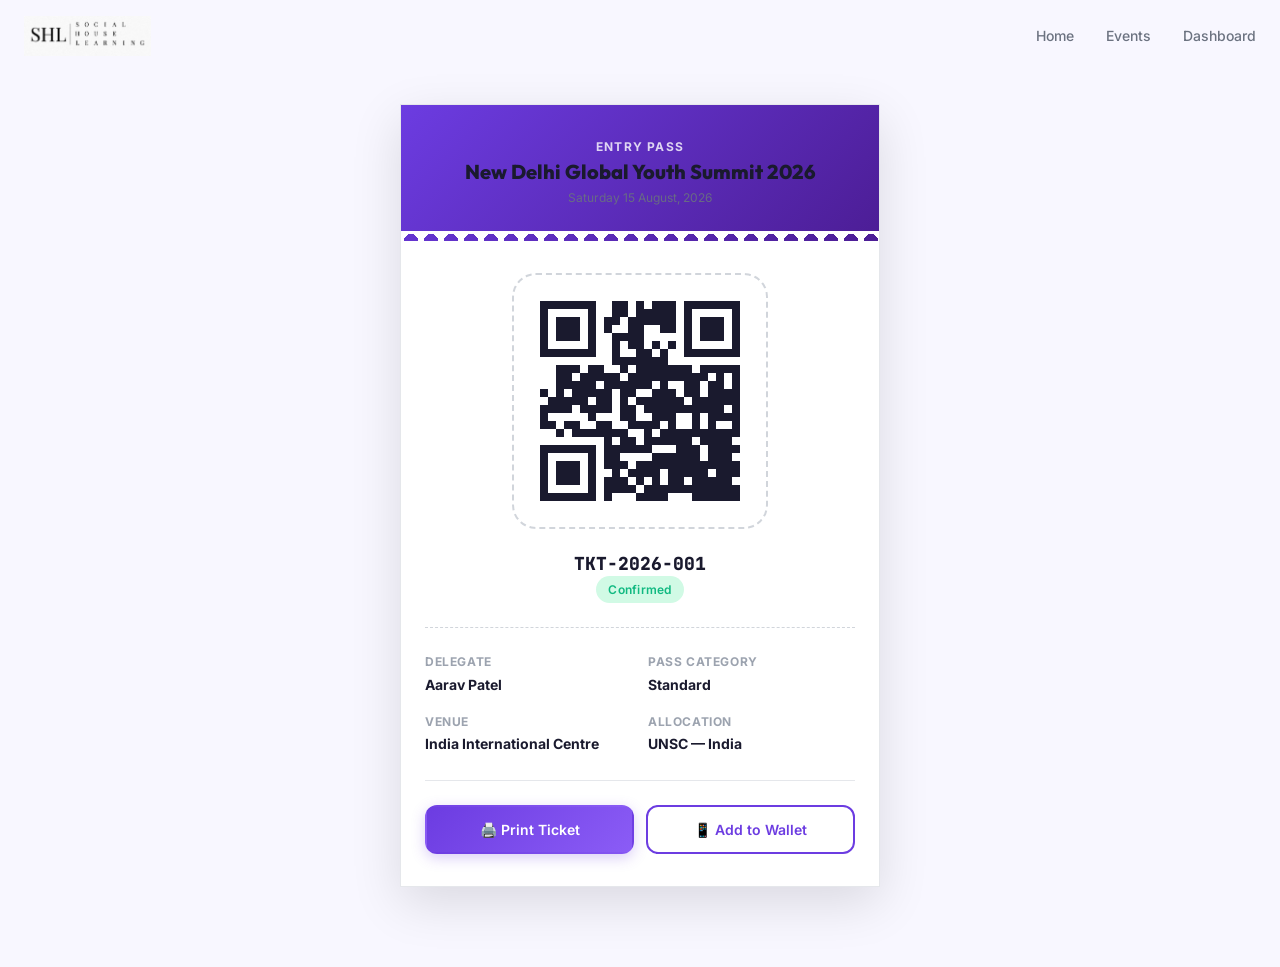
<file: ticket.html>
<!DOCTYPE html>
<html lang="en" data-theme="light">
<head>
  <meta charset="UTF-8">
  <meta name="viewport" content="width=device-width, initial-scale=1.0">
  <title>Your Ticket — SHL Ticketing System</title>
  <link rel="stylesheet" href="css/globals.css">
  <link rel="stylesheet" href="css/components.css">
  <link rel="stylesheet" href="css/ticket.css">
</head>
<body>

  <!-- ======== NAVBAR ======== -->
  <nav class="navbar scrolled" id="navbar">
    <div class="navbar-inner">
      <a href="index.html" class="navbar-logo">
        <img src="images/shl-logo.png" alt="SHL — Social House Learning" class="logo-img">

      </a>
      <div class="navbar-links">
        <a href="index.html" class="navbar-link">Home</a>
        <a href="events.html" class="navbar-link">Events</a>
        <a href="dashboard.html" class="navbar-link">Dashboard</a>
      </div>
    </div>
  </nav>

  <!-- ======== MAIN STANDALONE TICKET ======== -->
  <main class="container ticket-page">
    <div class="ticket-container-standalone reveal animate-scale-in">
      <!-- HEADER -->
      <header class="ticket-header-box">
        <div style="font-size: var(--text-xs); font-weight: 700; text-transform: uppercase; letter-spacing: 0.1em; opacity: 0.8; margin-bottom: var(--space-1);">Entry Pass</div>
        <h1 id="ticketEventName" style="font-size: var(--text-xl); font-weight: 800;">Model United Nations Conference</h1>
        <p id="ticketEventDate" style="font-size: var(--text-xs); opacity: 0.9; margin-top: 4px;">Date details</p>
      </header>

      <!-- BODY -->
      <div class="ticket-body-box">
        <!-- QR Code -->
        <div class="ticket-qr-frame">
          <img src="" alt="Ticket QR" class="ticket-qr-img" id="ticketQrImage">
        </div>

        <div style="text-align: center;">
          <h2 id="ticketCode" style="font-size: var(--text-lg); font-weight: 800; font-family: var(--font-mono); margin-bottom: 2px;">TKT-CODE</h2>
          <span class="badge badge-success" id="ticketStatusBadge">Confirmed</span>
        </div>

        <!-- Info Grid -->
        <div class="ticket-info-grid">
          <div class="ticket-info-item">
            <span class="ticket-info-label">Delegate</span>
            <span class="ticket-info-value" id="ticketAttendee">Aarav Patel</span>
          </div>
          <div class="ticket-info-item">
            <span class="ticket-info-label">Pass Category</span>
            <span class="ticket-info-value" id="ticketTier">VIP Pass</span>
          </div>
          <div class="ticket-info-item">
            <span class="ticket-info-label">Venue</span>
            <span class="ticket-info-value" id="ticketVenue">New Delhi Venue</span>
          </div>
          <div class="ticket-info-item">
            <span class="ticket-info-label">Allocation</span>
            <span class="ticket-info-value" id="ticketAllocation">UNSC — India</span>
          </div>
        </div>

        <!-- Action buttons -->
        <div class="ticket-footer-actions">
          <button class="btn btn-primary" style="flex: 1;" onclick="window.print()">🖨️ Print Ticket</button>
          <button class="btn btn-outline" style="flex: 1;" onclick="Toast.show('Wallet Added', 'Apple/Google wallet file created successfully.', 'success')">📱 Add to Wallet</button>
        </div>
      </div>
    </div>
  </main>

  <!-- Scripts -->
  <script src="js/data.js"></script>
  <script src="js/app.js"></script>
  <script src="js/qr.js"></script>
</body>
</html>
</file>
<file: css/globals.css>
/* ============================================
   SHL TICKETING SYSTEM — GLOBAL DESIGN TOKENS
   ============================================ */

/* Google Fonts Import */
@import url('https://fonts.googleapis.com/css2?family=Inter:wght@300;400;500;600;700&family=Outfit:wght@400;500;600;700;800&family=JetBrains+Mono:wght@400;500&display=swap');

/* ---- CSS Custom Properties ---- */
:root {
  /* Primary Palette */
  --primary: #6C3CE1;
  --primary-hover: #5B2DC9;
  --primary-light: #EDE9FE;
  --primary-glow: rgba(108, 60, 225, 0.25);
  --secondary: #F59E0B;
  --secondary-hover: #D97706;
  --secondary-light: #FEF3C7;

  /* Backgrounds */
  --bg-primary: #FFFFFF;
  --bg-secondary: #F8F7FF;
  --bg-tertiary: #F0EEFF;
  --bg-elevated: #FFFFFF;
  --bg-input: #F9FAFB;

  /* Text */
  --text-primary: #1A1A2E;
  --text-secondary: #6B7280;
  --text-tertiary: #9CA3AF;
  --text-inverse: #FFFFFF;

  /* Semantic Colors */
  --success: #10B981;
  --success-light: #D1FAE5;
  --warning: #F59E0B;
  --warning-light: #FEF3C7;
  --danger: #EF4444;
  --danger-light: #FEE2E2;
  --info: #3B82F6;
  --info-light: #DBEAFE;

  /* Glass */
  --glass-bg: rgba(255, 255, 255, 0.72);
  --glass-border: rgba(108, 60, 225, 0.12);
  --glass-shadow: 0 8px 32px rgba(108, 60, 225, 0.08);

  /* Borders */
  --border-light: #E5E7EB;
  --border-medium: #D1D5DB;
  --border-focus: #6C3CE1;

  /* Shadows */
  --shadow-xs: 0 1px 2px rgba(0, 0, 0, 0.04);
  --shadow-sm: 0 1px 3px rgba(0, 0, 0, 0.08);
  --shadow-md: 0 4px 16px rgba(0, 0, 0, 0.08);
  --shadow-lg: 0 8px 32px rgba(0, 0, 0, 0.1);
  --shadow-xl: 0 16px 48px rgba(0, 0, 0, 0.12);
  --shadow-glow: 0 0 40px rgba(108, 60, 225, 0.15);
  --shadow-card: 0 2px 12px rgba(0, 0, 0, 0.06);

  /* Radius */
  --radius-sm: 8px;
  --radius-md: 12px;
  --radius-lg: 16px;
  --radius-xl: 24px;
  --radius-full: 9999px;

  /* Spacing */
  --space-1: 4px;
  --space-2: 8px;
  --space-3: 12px;
  --space-4: 16px;
  --space-5: 20px;
  --space-6: 24px;
  --space-8: 32px;
  --space-10: 40px;
  --space-12: 48px;
  --space-16: 64px;
  --space-20: 80px;
  --space-24: 96px;

  /* Typography */
  --font-heading: 'Outfit', sans-serif;
  --font-body: 'Inter', sans-serif;
  --font-mono: 'JetBrains Mono', monospace;

  --text-xs: 0.75rem;
  --text-sm: 0.875rem;
  --text-base: 1rem;
  --text-lg: 1.125rem;
  --text-xl: 1.25rem;
  --text-2xl: 1.5rem;
  --text-3xl: 1.875rem;
  --text-4xl: 2.25rem;
  --text-5xl: 3rem;
  --text-6xl: 3.75rem;
  --text-7xl: 4.5rem;

  /* Transitions */
  --transition-fast: 150ms ease;
  --transition-base: 250ms ease;
  --transition-slow: 400ms ease;
  --transition-spring: 500ms cubic-bezier(0.34, 1.56, 0.64, 1);

  /* Z-Index */
  --z-dropdown: 100;
  --z-sticky: 200;
  --z-fixed: 300;
  --z-modal-backdrop: 400;
  --z-modal: 500;
  --z-toast: 600;
  --z-tooltip: 700;

  /* Layout */
  --max-width: 1280px;
  --max-width-sm: 640px;
  --max-width-md: 768px;
  --max-width-lg: 1024px;
  --max-width-xl: 1280px;
  --max-width-2xl: 1440px;
  --sidebar-width: 260px;
  --navbar-height: 72px;
}

/* ---- Dark Mode ---- */
[data-theme="dark"] {
  --primary: #8B5CF6;
  --primary-hover: #A78BFA;
  --primary-light: #2D1B69;
  --primary-glow: rgba(139, 92, 246, 0.3);
  --secondary: #FBBF24;
  --secondary-hover: #FCD34D;
  --secondary-light: #451A03;

  --bg-primary: #0A0A14;
  --bg-secondary: #12121F;
  --bg-tertiary: #1A1A2E;
  --bg-elevated: #1E1E35;
  --bg-input: #1A1A2E;

  --text-primary: #F0F0FF;
  --text-secondary: #9CA3AF;
  --text-tertiary: #6B7280;
  --text-inverse: #0A0A14;

  --success: #34D399;
  --success-light: #064E3B;
  --warning: #FBBF24;
  --warning-light: #451A03;
  --danger: #F87171;
  --danger-light: #7F1D1D;
  --info: #60A5FA;
  --info-light: #1E3A5F;

  --glass-bg: rgba(10, 10, 20, 0.75);
  --glass-border: rgba(139, 92, 246, 0.18);
  --glass-shadow: 0 8px 32px rgba(0, 0, 0, 0.3);

  --border-light: #2A2A42;
  --border-medium: #3A3A55;
  --border-focus: #8B5CF6;

  --shadow-xs: 0 1px 2px rgba(0, 0, 0, 0.2);
  --shadow-sm: 0 1px 3px rgba(0, 0, 0, 0.3);
  --shadow-md: 0 4px 16px rgba(0, 0, 0, 0.3);
  --shadow-lg: 0 8px 32px rgba(0, 0, 0, 0.4);
  --shadow-xl: 0 16px 48px rgba(0, 0, 0, 0.5);
  --shadow-glow: 0 0 40px rgba(139, 92, 246, 0.2);
  --shadow-card: 0 2px 12px rgba(0, 0, 0, 0.25);
}

/* ---- CSS Reset ---- */
*, *::before, *::after {
  margin: 0;
  padding: 0;
  box-sizing: border-box;
}

html {
  scroll-behavior: smooth;
  -webkit-text-size-adjust: 100%;
  font-size: 16px;
}

body {
  font-family: var(--font-body);
  font-size: var(--text-base);
  line-height: 1.6;
  color: var(--text-primary);
  background-color: var(--bg-primary);
  -webkit-font-smoothing: antialiased;
  -moz-osx-font-smoothing: grayscale;
  overflow-x: hidden;
  transition: background-color var(--transition-base), color var(--transition-base);
}

img, video, svg {
  display: block;
  max-width: 100%;
  height: auto;
}

a {
  color: inherit;
  text-decoration: none;
  transition: color var(--transition-fast);
}

button {
  cursor: pointer;
  font-family: inherit;
  border: none;
  background: none;
  font-size: inherit;
}

input, textarea, select {
  font-family: inherit;
  font-size: inherit;
  color: inherit;
  outline: none;
}

ul, ol {
  list-style: none;
}

h1, h2, h3, h4, h5, h6 {
  font-family: var(--font-heading);
  font-weight: 700;
  line-height: 1.2;
  color: var(--text-primary);
}

h1 { font-size: var(--text-5xl); }
h2 { font-size: var(--text-4xl); }
h3 { font-size: var(--text-3xl); }
h4 { font-size: var(--text-2xl); }
h5 { font-size: var(--text-xl); }
h6 { font-size: var(--text-lg); }

p {
  color: var(--text-secondary);
  line-height: 1.7;
}

::selection {
  background-color: var(--primary);
  color: white;
}

::-webkit-scrollbar {
  width: 8px;
  height: 8px;
}

::-webkit-scrollbar-track {
  background: var(--bg-secondary);
}

::-webkit-scrollbar-thumb {
  background: var(--border-medium);
  border-radius: var(--radius-full);
}

::-webkit-scrollbar-thumb:hover {
  background: var(--primary);
}

/* ---- Layout Utilities ---- */
.container {
  width: 100%;
  max-width: var(--max-width);
  margin: 0 auto;
  padding: 0 var(--space-6);
}

.container-sm { max-width: var(--max-width-sm); }
.container-md { max-width: var(--max-width-md); }
.container-lg { max-width: var(--max-width-lg); }
.container-xl { max-width: var(--max-width-xl); }
.container-2xl { max-width: var(--max-width-2xl); }

.section {
  padding: var(--space-20) 0;
}

.section-sm {
  padding: var(--space-12) 0;
}

/* Flex */
.flex { display: flex; }
.flex-col { flex-direction: column; }
.flex-wrap { flex-wrap: wrap; }
.items-center { align-items: center; }
.items-start { align-items: flex-start; }
.items-end { align-items: flex-end; }
.justify-center { justify-content: center; }
.justify-between { justify-content: space-between; }
.justify-end { justify-content: flex-end; }
.gap-1 { gap: var(--space-1); }
.gap-2 { gap: var(--space-2); }
.gap-3 { gap: var(--space-3); }
.gap-4 { gap: var(--space-4); }
.gap-6 { gap: var(--space-6); }
.gap-8 { gap: var(--space-8); }

/* Grid */
.grid { display: grid; }
.grid-2 { grid-template-columns: repeat(2, 1fr); }
.grid-3 { grid-template-columns: repeat(3, 1fr); }
.grid-4 { grid-template-columns: repeat(4, 1fr); }

/* Text */
.text-center { text-align: center; }
.text-left { text-align: left; }
.text-right { text-align: right; }
.font-medium { font-weight: 500; }
.font-semibold { font-weight: 600; }
.font-bold { font-weight: 700; }
.text-uppercase { text-transform: uppercase; letter-spacing: 0.05em; }

/* Visibility */
.hidden { display: none !important; }
.sr-only {
  position: absolute;
  width: 1px;
  height: 1px;
  margin: -1px;
  padding: 0;
  overflow: hidden;
  clip: rect(0, 0, 0, 0);
  border: 0;
}

/* ---- Responsive ---- */
@media (max-width: 1024px) {
  .grid-4 { grid-template-columns: repeat(2, 1fr); }
  .grid-3 { grid-template-columns: repeat(2, 1fr); }
  h1 { font-size: var(--text-4xl); }
  h2 { font-size: var(--text-3xl); }
}

@media (max-width: 768px) {
  .container { padding: 0 var(--space-4); }
  .section { padding: var(--space-12) 0; }
  .grid-4, .grid-3, .grid-2 { grid-template-columns: 1fr; }
  h1 { font-size: var(--text-3xl); }
  h2 { font-size: var(--text-2xl); }
  h3 { font-size: var(--text-xl); }
  :root { --navbar-height: 64px; }
}

@media (max-width: 480px) {
  html { font-size: 14px; }
  .container { padding: 0 var(--space-3); }
}

/* ---- Animations ---- */
@keyframes fadeIn {
  from { opacity: 0; }
  to { opacity: 1; }
}

@keyframes fadeInUp {
  from { opacity: 0; transform: translateY(24px); }
  to { opacity: 1; transform: translateY(0); }
}

@keyframes fadeInDown {
  from { opacity: 0; transform: translateY(-24px); }
  to { opacity: 1; transform: translateY(0); }
}

@keyframes slideInLeft {
  from { opacity: 0; transform: translateX(-32px); }
  to { opacity: 1; transform: translateX(0); }
}

@keyframes slideInRight {
  from { opacity: 0; transform: translateX(32px); }
  to { opacity: 1; transform: translateX(0); }
}

@keyframes scaleIn {
  from { opacity: 0; transform: scale(0.9); }
  to { opacity: 1; transform: scale(1); }
}

@keyframes pulse {
  0%, 100% { opacity: 1; }
  50% { opacity: 0.5; }
}

@keyframes shimmer {
  0% { background-position: -200% 0; }
  100% { background-position: 200% 0; }
}

@keyframes spin {
  from { transform: rotate(0deg); }
  to { transform: rotate(360deg); }
}

@keyframes float {
  0%, 100% { transform: translateY(0); }
  50% { transform: translateY(-10px); }
}

@keyframes gradientShift {
  0% { background-position: 0% 50%; }
  50% { background-position: 100% 50%; }
  100% { background-position: 0% 50%; }
}

@keyframes countUp {
  from { opacity: 0; transform: translateY(16px); }
  to { opacity: 1; transform: translateY(0); }
}

@keyframes tickerScroll {
  0% { transform: translateX(0); }
  100% { transform: translateX(-50%); }
}

.animate-fade-in { animation: fadeIn 0.6s ease forwards; }
.animate-fade-in-up { animation: fadeInUp 0.6s ease forwards; }
.animate-fade-in-down { animation: fadeInDown 0.6s ease forwards; }
.animate-scale-in { animation: scaleIn 0.4s ease forwards; }
.animate-float { animation: float 3s ease-in-out infinite; }
.animate-pulse { animation: pulse 2s ease-in-out infinite; }
.animate-spin { animation: spin 1s linear infinite; }

/* Stagger delays */
.delay-1 { animation-delay: 0.1s; }
.delay-2 { animation-delay: 0.2s; }
.delay-3 { animation-delay: 0.3s; }
.delay-4 { animation-delay: 0.4s; }
.delay-5 { animation-delay: 0.5s; }

/* Scroll reveal base */
.reveal {
  opacity: 0;
  transform: translateY(24px);
  transition: opacity 0.6s ease, transform 0.6s ease;
}

.reveal.revealed {
  opacity: 1;
  transform: translateY(0);
}
</file>
<file: css/components.css>
/* ============================================
   SHL TICKETING SYSTEM — REUSABLE COMPONENTS
   ============================================ */

/* ---- Buttons ---- */
.btn {
  display: inline-flex;
  align-items: center;
  justify-content: center;
  gap: var(--space-2);
  padding: var(--space-3) var(--space-6);
  font-family: var(--font-body);
  font-weight: 600;
  font-size: var(--text-sm);
  line-height: 1.5;
  border-radius: var(--radius-md);
  transition: all var(--transition-base);
  white-space: nowrap;
  cursor: pointer;
  border: 2px solid transparent;
  text-decoration: none;
  position: relative;
  overflow: hidden;
}

.btn::after {
  content: '';
  position: absolute;
  inset: 0;
  background: linear-gradient(rgba(255,255,255,0.15), transparent);
  opacity: 0;
  transition: opacity var(--transition-fast);
}

.btn:hover::after {
  opacity: 1;
}

.btn-primary {
  background: linear-gradient(135deg, var(--primary), #8B5CF6);
  color: white;
  box-shadow: 0 4px 14px var(--primary-glow);
}

.btn-primary:hover {
  background: linear-gradient(135deg, var(--primary-hover), #7C3AED);
  box-shadow: 0 6px 20px var(--primary-glow);
  transform: translateY(-2px);
}

.btn-secondary {
  background: var(--bg-tertiary);
  color: var(--text-primary);
  border-color: var(--border-light);
}

.btn-secondary:hover {
  background: var(--bg-elevated);
  border-color: var(--primary);
  color: var(--primary);
  transform: translateY(-2px);
}

.btn-outline {
  background: transparent;
  color: var(--primary);
  border-color: var(--primary);
}

.btn-outline:hover {
  background: var(--primary);
  color: white;
  transform: translateY(-2px);
}

.btn-ghost {
  background: transparent;
  color: var(--text-secondary);
}

.btn-ghost:hover {
  background: var(--bg-tertiary);
  color: var(--primary);
}

.btn-danger {
  background: var(--danger);
  color: white;
}

.btn-danger:hover {
  background: #DC2626;
  transform: translateY(-2px);
}

.btn-success {
  background: var(--success);
  color: white;
}

.btn-success:hover {
  background: #059669;
  transform: translateY(-2px);
}

.btn-lg {
  padding: var(--space-4) var(--space-8);
  font-size: var(--text-base);
  border-radius: var(--radius-lg);
}

.btn-sm {
  padding: var(--space-2) var(--space-4);
  font-size: var(--text-xs);
}

.btn-icon {
  width: 40px;
  height: 40px;
  padding: 0;
  border-radius: var(--radius-md);
}

.btn-icon.btn-sm {
  width: 32px;
  height: 32px;
}

.btn:disabled {
  opacity: 0.5;
  cursor: not-allowed;
  transform: none !important;
}

/* ---- Cards ---- */
.card {
  background: var(--bg-elevated);
  border: 1px solid var(--border-light);
  border-radius: var(--radius-lg);
  padding: var(--space-6);
  transition: all var(--transition-base);
  position: relative;
}

.card:hover {
  box-shadow: var(--shadow-lg);
  border-color: var(--glass-border);
}

.card-hover:hover {
  transform: translateY(-4px);
}

.card-glass {
  background: var(--glass-bg);
  backdrop-filter: blur(16px);
  -webkit-backdrop-filter: blur(16px);
  border: 1px solid var(--glass-border);
  box-shadow: var(--glass-shadow);
}

.card-gradient {
  background: linear-gradient(135deg, var(--bg-elevated), var(--bg-tertiary));
}

.card-img {
  width: 100%;
  height: 200px;
  object-fit: cover;
  border-radius: var(--radius-md);
  margin-bottom: var(--space-4);
}

/* ---- Badges ---- */
.badge {
  display: inline-flex;
  align-items: center;
  gap: var(--space-1);
  padding: var(--space-1) var(--space-3);
  font-size: var(--text-xs);
  font-weight: 600;
  border-radius: var(--radius-full);
  letter-spacing: 0.02em;
}

.badge-primary {
  background: var(--primary-light);
  color: var(--primary);
}

.badge-success {
  background: var(--success-light);
  color: var(--success);
}

.badge-warning {
  background: var(--warning-light);
  color: var(--warning);
}

.badge-danger {
  background: var(--danger-light);
  color: var(--danger);
}

.badge-info {
  background: var(--info-light);
  color: var(--info);
}

.badge-neutral {
  background: var(--bg-tertiary);
  color: var(--text-secondary);
}

/* Status dot */
.status-dot {
  width: 8px;
  height: 8px;
  border-radius: 50%;
  display: inline-block;
}

.status-dot.available { background: var(--success); }
.status-dot.limited { background: var(--warning); }
.status-dot.full { background: var(--danger); }
.status-dot.reserved { background: var(--info); }

.status-dot.pulse {
  animation: pulse 2s ease-in-out infinite;
}

/* ---- Form Elements ---- */
.form-group {
  display: flex;
  flex-direction: column;
  gap: var(--space-2);
  margin-bottom: var(--space-5);
}

.form-label {
  font-size: var(--text-sm);
  font-weight: 600;
  color: var(--text-primary);
}

.form-label .required {
  color: var(--danger);
  margin-left: 2px;
}

.form-input,
.form-select,
.form-textarea {
  width: 100%;
  padding: var(--space-3) var(--space-4);
  background: var(--bg-input);
  border: 1.5px solid var(--border-light);
  border-radius: var(--radius-md);
  font-size: var(--text-sm);
  color: var(--text-primary);
  transition: all var(--transition-fast);
}

.form-input:focus,
.form-select:focus,
.form-textarea:focus {
  border-color: var(--primary);
  box-shadow: 0 0 0 3px var(--primary-glow);
  background: var(--bg-elevated);
}

.form-input::placeholder {
  color: var(--text-tertiary);
}

.form-input.error {
  border-color: var(--danger);
  box-shadow: 0 0 0 3px rgba(239, 68, 68, 0.15);
}

.form-hint {
  font-size: var(--text-xs);
  color: var(--text-tertiary);
}

.form-error {
  font-size: var(--text-xs);
  color: var(--danger);
  display: flex;
  align-items: center;
  gap: var(--space-1);
}

.form-textarea {
  min-height: 100px;
  resize: vertical;
}

.form-select {
  appearance: none;
  background-image: url("data:image/svg+xml,%3Csvg xmlns='http://www.w3.org/2000/svg' width='16' height='16' fill='%236B7280' viewBox='0 0 16 16'%3E%3Cpath d='M4.646 5.646a.5.5 0 0 1 .708 0L8 8.293l2.646-2.647a.5.5 0 0 1 .708.708l-3 3a.5.5 0 0 1-.708 0l-3-3a.5.5 0 0 1 0-.708z'/%3E%3C/svg%3E");
  background-repeat: no-repeat;
  background-position: right 12px center;
  padding-right: 36px;
}

/* Checkbox & Radio */
.form-check {
  display: flex;
  align-items: center;
  gap: var(--space-3);
  cursor: pointer;
  font-size: var(--text-sm);
}

.form-check input[type="checkbox"],
.form-check input[type="radio"] {
  width: 18px;
  height: 18px;
  accent-color: var(--primary);
  cursor: pointer;
}

/* ---- Navigation ---- */
.navbar {
  position: fixed;
  top: 0;
  left: 0;
  right: 0;
  height: var(--navbar-height);
  z-index: var(--z-fixed);
  transition: all var(--transition-base);
  display: flex;
  align-items: center;
}

.navbar.scrolled {
  background: var(--glass-bg);
  backdrop-filter: blur(20px);
  -webkit-backdrop-filter: blur(20px);
  border-bottom: 1px solid var(--glass-border);
  box-shadow: var(--shadow-sm);
}

.navbar-inner {
  display: flex;
  align-items: center;
  justify-content: space-between;
  width: 100%;
  max-width: var(--max-width-2xl);
  margin: 0 auto;
  padding: 0 var(--space-6);
}

.navbar-logo {
  display: flex;
  align-items: center;
  gap: var(--space-3);
  font-family: var(--font-heading);
  font-weight: 800;
  font-size: var(--text-xl);
  color: var(--text-primary);
}

.navbar-logo .logo-icon {
  width: 36px;
  height: 36px;
  background: linear-gradient(135deg, var(--primary), #8B5CF6);
  border-radius: var(--radius-sm);
  display: flex;
  align-items: center;
  justify-content: center;
  color: white;
  font-weight: 800;
  font-size: var(--text-sm);
}

/* SHL logo image */
.logo-img {
  height: 40px;
  width: auto;
  object-fit: contain;
  display: block;
}

.logo-img--auth {
  height: 48px;
}

.navbar-links {
  display: flex;
  align-items: center;
  gap: var(--space-8);
}

.navbar-link {
  font-size: var(--text-sm);
  font-weight: 500;
  color: var(--text-secondary);
  transition: color var(--transition-fast);
  position: relative;
}

.navbar-link:hover,
.navbar-link.active {
  color: var(--primary);
}

.navbar-link.active::after {
  content: '';
  position: absolute;
  bottom: -4px;
  left: 0;
  right: 0;
  height: 2px;
  background: var(--primary);
  border-radius: var(--radius-full);
}

.navbar-actions {
  display: flex;
  align-items: center;
  gap: var(--space-3);
}

.theme-toggle {
  width: 40px;
  height: 40px;
  display: flex;
  align-items: center;
  justify-content: center;
  border-radius: var(--radius-md);
  background: var(--bg-tertiary);
  border: 1px solid var(--border-light);
  cursor: pointer;
  transition: all var(--transition-fast);
  font-size: 18px;
}

.theme-toggle:hover {
  background: var(--bg-elevated);
  border-color: var(--primary);
}

/* Mobile Menu */
.mobile-menu-btn {
  display: none;
  flex-direction: column;
  gap: 5px;
  padding: 8px;
  cursor: pointer;
  background: none;
  border: none;
}

.mobile-menu-btn span {
  display: block;
  width: 24px;
  height: 2px;
  background: var(--text-primary);
  border-radius: 2px;
  transition: all var(--transition-base);
}

.mobile-menu-btn.active span:nth-child(1) {
  transform: rotate(45deg) translate(5px, 5px);
}

.mobile-menu-btn.active span:nth-child(2) {
  opacity: 0;
}

.mobile-menu-btn.active span:nth-child(3) {
  transform: rotate(-45deg) translate(5px, -5px);
}

.mobile-nav {
  display: none;
  position: fixed;
  top: var(--navbar-height);
  left: 0;
  right: 0;
  bottom: 0;
  background: var(--bg-primary);
  z-index: var(--z-fixed);
  padding: var(--space-6);
  flex-direction: column;
  gap: var(--space-4);
  animation: fadeIn 0.3s ease;
}

.mobile-nav.active {
  display: flex;
}

.mobile-nav a {
  display: block;
  padding: var(--space-4);
  font-size: var(--text-lg);
  font-weight: 500;
  border-radius: var(--radius-md);
  transition: background var(--transition-fast);
}

.mobile-nav a:hover {
  background: var(--bg-tertiary);
  color: var(--primary);
}

@media (max-width: 768px) {
  .mobile-menu-btn { display: flex; }
  .navbar-links { display: none; }
  .navbar-actions .btn { display: none; }
}

/* ---- Modal ---- */
.modal-backdrop {
  position: fixed;
  inset: 0;
  background: rgba(0, 0, 0, 0.5);
  backdrop-filter: blur(4px);
  z-index: var(--z-modal-backdrop);
  display: none;
  align-items: center;
  justify-content: center;
  padding: var(--space-6);
  animation: fadeIn 0.2s ease;
}

.modal-backdrop.active {
  display: flex;
}

.modal {
  background: var(--bg-elevated);
  border-radius: var(--radius-xl);
  padding: var(--space-8);
  width: 100%;
  max-width: 520px;
  max-height: 90vh;
  overflow-y: auto;
  box-shadow: var(--shadow-xl);
  animation: scaleIn 0.3s ease;
  position: relative;
}

.modal-header {
  display: flex;
  align-items: center;
  justify-content: space-between;
  margin-bottom: var(--space-6);
}

.modal-title {
  font-size: var(--text-xl);
  font-weight: 700;
}

.modal-close {
  width: 32px;
  height: 32px;
  display: flex;
  align-items: center;
  justify-content: center;
  border-radius: var(--radius-sm);
  background: var(--bg-tertiary);
  cursor: pointer;
  transition: all var(--transition-fast);
  font-size: 18px;
  border: none;
  color: var(--text-secondary);
}

.modal-close:hover {
  background: var(--danger-light);
  color: var(--danger);
}

/* ---- Toast / Notification ---- */
.toast-container {
  position: fixed;
  top: calc(var(--navbar-height) + var(--space-4));
  right: var(--space-6);
  z-index: var(--z-toast);
  display: flex;
  flex-direction: column;
  gap: var(--space-3);
}

.toast {
  display: flex;
  align-items: center;
  gap: var(--space-3);
  padding: var(--space-4) var(--space-5);
  background: var(--bg-elevated);
  border-radius: var(--radius-md);
  box-shadow: var(--shadow-lg);
  border-left: 4px solid var(--primary);
  min-width: 320px;
  animation: slideInRight 0.4s ease;
}

.toast.success { border-left-color: var(--success); }
.toast.warning { border-left-color: var(--warning); }
.toast.error { border-left-color: var(--danger); }

.toast-icon {
  font-size: 20px;
  flex-shrink: 0;
}

.toast-content {
  flex: 1;
}

.toast-title {
  font-weight: 600;
  font-size: var(--text-sm);
}

.toast-message {
  font-size: var(--text-xs);
  color: var(--text-secondary);
}

.toast-close {
  cursor: pointer;
  font-size: 16px;
  color: var(--text-tertiary);
  background: none;
  border: none;
}

/* ---- Progress Bar ---- */
.progress-bar {
  width: 100%;
  height: 6px;
  background: var(--bg-tertiary);
  border-radius: var(--radius-full);
  overflow: hidden;
}

.progress-fill {
  height: 100%;
  background: linear-gradient(90deg, var(--primary), #8B5CF6);
  border-radius: var(--radius-full);
  transition: width var(--transition-slow);
}

/* Step Progress */
.step-progress {
  display: flex;
  align-items: center;
  justify-content: center;
  gap: 0;
  margin-bottom: var(--space-10);
}

.step-item {
  display: flex;
  align-items: center;
  gap: 0;
}

.step-circle {
  width: 40px;
  height: 40px;
  border-radius: 50%;
  display: flex;
  align-items: center;
  justify-content: center;
  font-size: var(--text-sm);
  font-weight: 700;
  background: var(--bg-tertiary);
  color: var(--text-tertiary);
  border: 2px solid var(--border-light);
  transition: all var(--transition-base);
  position: relative;
  z-index: 1;
}

.step-item.active .step-circle {
  background: var(--primary);
  color: white;
  border-color: var(--primary);
  box-shadow: 0 0 0 4px var(--primary-glow);
}

.step-item.completed .step-circle {
  background: var(--success);
  color: white;
  border-color: var(--success);
}

.step-label {
  position: absolute;
  top: calc(100% + 8px);
  left: 50%;
  transform: translateX(-50%);
  font-size: var(--text-xs);
  font-weight: 500;
  color: var(--text-tertiary);
  white-space: nowrap;
}

.step-item.active .step-label {
  color: var(--primary);
  font-weight: 600;
}

.step-item.completed .step-label {
  color: var(--success);
}

.step-line {
  width: 80px;
  height: 2px;
  background: var(--border-light);
  transition: background var(--transition-base);
}

.step-item.completed + .step-item .step-line,
.step-item.completed .step-line {
  background: var(--success);
}

/* ---- Tables ---- */
.table-wrapper {
  width: 100%;
  overflow-x: auto;
  border-radius: var(--radius-lg);
  border: 1px solid var(--border-light);
}

.table {
  width: 100%;
  border-collapse: collapse;
}

.table th {
  padding: var(--space-4) var(--space-5);
  text-align: left;
  font-size: var(--text-xs);
  font-weight: 600;
  text-transform: uppercase;
  letter-spacing: 0.05em;
  color: var(--text-tertiary);
  background: var(--bg-secondary);
  border-bottom: 1px solid var(--border-light);
}

.table td {
  padding: var(--space-4) var(--space-5);
  font-size: var(--text-sm);
  border-bottom: 1px solid var(--border-light);
  color: var(--text-primary);
}

.table tr:last-child td {
  border-bottom: none;
}

.table tr:hover td {
  background: var(--bg-secondary);
}

/* ---- Tabs ---- */
.tabs {
  display: flex;
  gap: var(--space-1);
  background: var(--bg-secondary);
  padding: var(--space-1);
  border-radius: var(--radius-md);
  margin-bottom: var(--space-6);
}

.tab-btn {
  flex: 1;
  padding: var(--space-3) var(--space-4);
  font-size: var(--text-sm);
  font-weight: 500;
  color: var(--text-secondary);
  border-radius: var(--radius-sm);
  transition: all var(--transition-fast);
  cursor: pointer;
  background: none;
  border: none;
  text-align: center;
}

.tab-btn:hover {
  color: var(--text-primary);
}

.tab-btn.active {
  background: var(--bg-elevated);
  color: var(--primary);
  font-weight: 600;
  box-shadow: var(--shadow-sm);
}

.tab-content {
  display: none;
}

.tab-content.active {
  display: block;
  animation: fadeIn 0.3s ease;
}

/* ---- Accordion ---- */
.accordion-item {
  border: 1px solid var(--border-light);
  border-radius: var(--radius-md);
  margin-bottom: var(--space-3);
  overflow: hidden;
  transition: all var(--transition-base);
}

.accordion-item:hover {
  border-color: var(--glass-border);
}

.accordion-header {
  display: flex;
  align-items: center;
  justify-content: space-between;
  padding: var(--space-5) var(--space-6);
  cursor: pointer;
  font-weight: 600;
  font-size: var(--text-sm);
  background: var(--bg-elevated);
  transition: all var(--transition-fast);
  border: none;
  width: 100%;
  text-align: left;
  color: var(--text-primary);
}

.accordion-header:hover {
  background: var(--bg-secondary);
}

.accordion-icon {
  font-size: 20px;
  transition: transform var(--transition-base);
  color: var(--text-tertiary);
}

.accordion-item.active .accordion-icon {
  transform: rotate(180deg);
  color: var(--primary);
}

.accordion-body {
  max-height: 0;
  overflow: hidden;
  transition: max-height var(--transition-slow);
}

.accordion-item.active .accordion-body {
  max-height: 500px;
}

.accordion-content {
  padding: 0 var(--space-6) var(--space-5);
  font-size: var(--text-sm);
  color: var(--text-secondary);
  line-height: 1.7;
}

/* ---- Tooltip ---- */
.tooltip {
  position: relative;
}

.tooltip::after {
  content: attr(data-tooltip);
  position: absolute;
  bottom: calc(100% + 8px);
  left: 50%;
  transform: translateX(-50%);
  padding: var(--space-2) var(--space-3);
  font-size: var(--text-xs);
  color: white;
  background: var(--text-primary);
  border-radius: var(--radius-sm);
  white-space: nowrap;
  opacity: 0;
  pointer-events: none;
  transition: opacity var(--transition-fast);
}

.tooltip:hover::after {
  opacity: 1;
}

/* ---- Avatar ---- */
.avatar {
  width: 40px;
  height: 40px;
  border-radius: 50%;
  object-fit: cover;
  border: 2px solid var(--border-light);
}

.avatar-sm { width: 32px; height: 32px; }
.avatar-lg { width: 56px; height: 56px; }
.avatar-xl { width: 72px; height: 72px; }

.avatar-placeholder {
  display: flex;
  align-items: center;
  justify-content: center;
  background: linear-gradient(135deg, var(--primary), #8B5CF6);
  color: white;
  font-weight: 700;
  font-size: var(--text-sm);
}

/* ---- Stat Card ---- */
.stat-card {
  background: var(--bg-elevated);
  border: 1px solid var(--border-light);
  border-radius: var(--radius-lg);
  padding: var(--space-6);
  display: flex;
  flex-direction: column;
  gap: var(--space-2);
}

.stat-card .stat-icon {
  width: 44px;
  height: 44px;
  border-radius: var(--radius-md);
  display: flex;
  align-items: center;
  justify-content: center;
  font-size: 20px;
  margin-bottom: var(--space-2);
}

.stat-card .stat-value {
  font-family: var(--font-heading);
  font-size: var(--text-3xl);
  font-weight: 800;
  color: var(--text-primary);
}

.stat-card .stat-label {
  font-size: var(--text-sm);
  color: var(--text-secondary);
}

.stat-card .stat-change {
  font-size: var(--text-xs);
  font-weight: 600;
  display: flex;
  align-items: center;
  gap: var(--space-1);
}

.stat-change.up { color: var(--success); }
.stat-change.down { color: var(--danger); }

/* ---- Empty State ---- */
.empty-state {
  display: flex;
  flex-direction: column;
  align-items: center;
  justify-content: center;
  padding: var(--space-16) var(--space-6);
  text-align: center;
}

.empty-state .empty-icon {
  font-size: 64px;
  margin-bottom: var(--space-6);
  opacity: 0.5;
}

.empty-state h3 {
  margin-bottom: var(--space-3);
}

.empty-state p {
  max-width: 400px;
  margin-bottom: var(--space-6);
}

/* ---- Skeleton Loader ---- */
.skeleton {
  background: linear-gradient(90deg, var(--bg-tertiary) 25%, var(--bg-secondary) 50%, var(--bg-tertiary) 75%);
  background-size: 200% 100%;
  animation: shimmer 1.5s infinite;
  border-radius: var(--radius-sm);
}

.skeleton-text {
  height: 14px;
  margin-bottom: var(--space-2);
}

.skeleton-heading {
  height: 24px;
  width: 60%;
  margin-bottom: var(--space-4);
}

.skeleton-circle {
  border-radius: 50%;
}

/* ---- Sidebar ---- */
.sidebar {
  position: fixed;
  top: 0;
  left: 0;
  width: var(--sidebar-width);
  height: 100vh;
  background: var(--bg-elevated);
  border-right: 1px solid var(--border-light);
  display: flex;
  flex-direction: column;
  z-index: var(--z-sticky);
  transition: all var(--transition-base);
}

.sidebar-header {
  padding: var(--space-6);
  border-bottom: 1px solid var(--border-light);
}

.sidebar-nav {
  flex: 1;
  padding: var(--space-4);
  overflow-y: auto;
}

.sidebar-link {
  display: flex;
  align-items: center;
  gap: var(--space-3);
  padding: var(--space-3) var(--space-4);
  font-size: var(--text-sm);
  font-weight: 500;
  color: var(--text-secondary);
  border-radius: var(--radius-md);
  transition: all var(--transition-fast);
  margin-bottom: var(--space-1);
}

.sidebar-link:hover {
  background: var(--bg-tertiary);
  color: var(--text-primary);
}

.sidebar-link.active {
  background: var(--primary-light);
  color: var(--primary);
  font-weight: 600;
}

.sidebar-link .link-icon {
  width: 20px;
  text-align: center;
  font-size: 16px;
}

.sidebar-section-title {
  font-size: var(--text-xs);
  font-weight: 600;
  text-transform: uppercase;
  letter-spacing: 0.08em;
  color: var(--text-tertiary);
  padding: var(--space-4) var(--space-4) var(--space-2);
}

.sidebar-footer {
  padding: var(--space-4) var(--space-6);
  border-top: 1px solid var(--border-light);
}

.main-content {
  margin-left: var(--sidebar-width);
  min-height: 100vh;
  padding: var(--space-8);
}

@media (max-width: 768px) {
  .sidebar {
    transform: translateX(-100%);
  }

  .sidebar.open {
    transform: translateX(0);
  }

  .main-content {
    margin-left: 0;
  }
}

/* ---- Pagination ---- */
.pagination {
  display: flex;
  align-items: center;
  justify-content: center;
  gap: var(--space-2);
  margin-top: var(--space-8);
}

.page-btn {
  width: 40px;
  height: 40px;
  display: flex;
  align-items: center;
  justify-content: center;
  border-radius: var(--radius-md);
  font-size: var(--text-sm);
  font-weight: 500;
  background: var(--bg-elevated);
  border: 1px solid var(--border-light);
  cursor: pointer;
  transition: all var(--transition-fast);
  color: var(--text-secondary);
}

.page-btn:hover {
  border-color: var(--primary);
  color: var(--primary);
}

.page-btn.active {
  background: var(--primary);
  color: white;
  border-color: var(--primary);
}

/* ---- Search ---- */
.search-box {
  position: relative;
  width: 100%;
}

.search-box .search-icon {
  position: absolute;
  left: var(--space-4);
  top: 50%;
  transform: translateY(-50%);
  color: var(--text-tertiary);
  font-size: 18px;
}

.search-box input {
  width: 100%;
  padding: var(--space-3) var(--space-4) var(--space-3) var(--space-12);
  background: var(--bg-input);
  border: 1.5px solid var(--border-light);
  border-radius: var(--radius-md);
  font-size: var(--text-sm);
  color: var(--text-primary);
  transition: all var(--transition-fast);
}

.search-box input:focus {
  border-color: var(--primary);
  box-shadow: 0 0 0 3px var(--primary-glow);
  background: var(--bg-elevated);
}

/* ---- Pricing Card ---- */
.pricing-card {
  background: var(--bg-elevated);
  border: 2px solid var(--border-light);
  border-radius: var(--radius-xl);
  padding: var(--space-8);
  text-align: center;
  transition: all var(--transition-base);
  position: relative;
}

.pricing-card.featured {
  border-color: var(--primary);
  box-shadow: var(--shadow-glow);
}

.pricing-card.featured::before {
  content: 'Most Popular';
  position: absolute;
  top: -12px;
  left: 50%;
  transform: translateX(-50%);
  background: linear-gradient(135deg, var(--primary), #8B5CF6);
  color: white;
  padding: var(--space-1) var(--space-4);
  font-size: var(--text-xs);
  font-weight: 700;
  border-radius: var(--radius-full);
  white-space: nowrap;
}

.pricing-card:hover {
  transform: translateY(-4px);
  box-shadow: var(--shadow-lg);
}

.pricing-name {
  font-size: var(--text-lg);
  font-weight: 700;
  margin-bottom: var(--space-2);
}

.pricing-price {
  font-family: var(--font-heading);
  font-size: var(--text-4xl);
  font-weight: 800;
  margin-bottom: var(--space-6);
}

.pricing-price .currency {
  font-size: var(--text-xl);
  vertical-align: super;
}

.pricing-features {
  list-style: none;
  text-align: left;
  margin-bottom: var(--space-8);
}

.pricing-features li {
  display: flex;
  align-items: center;
  gap: var(--space-3);
  padding: var(--space-3) 0;
  font-size: var(--text-sm);
  color: var(--text-secondary);
  border-bottom: 1px solid var(--border-light);
}

.pricing-features li:last-child {
  border-bottom: none;
}

.pricing-features .check {
  color: var(--success);
  font-weight: 700;
}

/* ---- Notification Item ---- */
.notification-item {
  display: flex;
  gap: var(--space-4);
  padding: var(--space-4);
  border-radius: var(--radius-md);
  transition: background var(--transition-fast);
  border-bottom: 1px solid var(--border-light);
}

.notification-item:hover {
  background: var(--bg-secondary);
}

.notification-item.unread {
  background: var(--primary-light);
}

.notification-dot {
  width: 8px;
  height: 8px;
  border-radius: 50%;
  background: var(--primary);
  margin-top: 6px;
  flex-shrink: 0;
}

.notification-content {
  flex: 1;
}

.notification-text {
  font-size: var(--text-sm);
  margin-bottom: var(--space-1);
}

.notification-time {
  font-size: var(--text-xs);
  color: var(--text-tertiary);
}

/* ---- Quantity Selector ---- */
.qty-selector {
  display: inline-flex;
  align-items: center;
  border: 1.5px solid var(--border-light);
  border-radius: var(--radius-md);
  overflow: hidden;
}

.qty-btn {
  width: 36px;
  height: 36px;
  display: flex;
  align-items: center;
  justify-content: center;
  background: var(--bg-secondary);
  cursor: pointer;
  font-size: 18px;
  font-weight: 600;
  color: var(--text-secondary);
  transition: all var(--transition-fast);
  border: none;
}

.qty-btn:hover {
  background: var(--primary-light);
  color: var(--primary);
}

.qty-value {
  width: 48px;
  text-align: center;
  font-weight: 600;
  font-size: var(--text-sm);
  border: none;
  background: var(--bg-elevated);
}

/* ---- Chip / Tag ---- */
.chip {
  display: inline-flex;
  align-items: center;
  gap: var(--space-2);
  padding: var(--space-2) var(--space-4);
  font-size: var(--text-xs);
  font-weight: 500;
  border-radius: var(--radius-full);
  border: 1px solid var(--border-light);
  background: var(--bg-secondary);
  color: var(--text-secondary);
  cursor: pointer;
  transition: all var(--transition-fast);
}

.chip:hover,
.chip.active {
  border-color: var(--primary);
  background: var(--primary-light);
  color: var(--primary);
}

/* ---- Divider ---- */
.divider {
  height: 1px;
  background: var(--border-light);
  margin: var(--space-6) 0;
}

/* ---- Section Header ---- */
.section-header {
  text-align: center;
  max-width: 640px;
  margin: 0 auto var(--space-12);
}

.section-header .section-tag {
  display: inline-block;
  padding: var(--space-2) var(--space-4);
  background: var(--primary-light);
  color: var(--primary);
  font-size: var(--text-xs);
  font-weight: 700;
  text-transform: uppercase;
  letter-spacing: 0.1em;
  border-radius: var(--radius-full);
  margin-bottom: var(--space-4);
}

.section-header h2 {
  margin-bottom: var(--space-4);
}

.section-header p {
  font-size: var(--text-lg);
}
</file>
<file: css/admin.css>
/* ============================================
   SHL ADMIN DASHBOARD STYLES
   ============================================ */

.admin-page {
  padding-top: var(--navbar-height);
  min-height: 100vh;
  background: var(--bg-secondary);
}

.admin-layout {
  display: flex;
  min-height: calc(100vh - var(--navbar-height));
}

.admin-sidebar {
  width: var(--sidebar-width);
  background: var(--bg-elevated);
  border-right: 1px solid var(--border-light);
  padding: var(--space-6) var(--space-4);
  display: flex;
  flex-direction: column;
  gap: var(--space-6);
  flex-shrink: 0;
}

.admin-main {
  flex: 1;
  padding: var(--space-8);
  overflow-y: auto;
}

/* Charts / Overview Grid */
.charts-grid {
  display: grid;
  grid-template-columns: 2fr 1fr;
  gap: var(--space-6);
  margin-bottom: var(--space-8);
}

.chart-card {
  background: var(--bg-elevated);
  border: 1px solid var(--border-light);
  border-radius: var(--radius-xl);
  padding: var(--space-6);
  display: flex;
  flex-direction: column;
  gap: var(--space-4);
}

.chart-body {
  display: flex;
  justify-content: center;
  align-items: center;
  min-height: 160px;
}

/* QR Camera Scan Simulator */
.scanner-viewport-simulator {
  width: 100%;
  max-width: 320px;
  height: 240px;
  background: #000;
  border-radius: var(--radius-lg);
  position: relative;
  overflow: hidden;
  margin: 0 auto var(--space-4);
  border: 3px solid var(--primary);
  box-shadow: var(--shadow-glow);
}

.scanner-laser-line {
  position: absolute;
  top: 10px;
  left: 0;
  right: 0;
  height: 3px;
  background: var(--danger);
  box-shadow: 0 0 10px var(--danger);
  animation: float 2s linear infinite;
}

.scanner-corner {
  position: absolute;
  width: 20px;
  height: 20px;
  border: 3px solid var(--primary);
}

.scanner-corner-tl { top: 15px; left: 15px; border-right: none; border-bottom: none; }
.scanner-corner-tr { top: 15px; right: 15px; border-left: none; border-bottom: none; }
.scanner-corner-bl { bottom: 15px; left: 15px; border-right: none; border-top: none; }
.scanner-corner-br { bottom: 15px; right: 15px; border-left: none; border-top: none; }

.scan-history-log {
  display: flex;
  flex-direction: column;
  gap: var(--space-2);
  max-height: 200px;
  overflow-y: auto;
}

.scan-log-row {
  display: flex;
  justify-content: space-between;
  padding: var(--space-2) var(--space-3);
  background: var(--bg-secondary);
  border-radius: var(--radius-sm);
  font-size: var(--text-xs);
}

.scan-log-row.success { border-left: 3px solid var(--success); }
.scan-log-row.failed { border-left: 3px solid var(--danger); }
.scan-log-row.already_scanned { border-left: 3px solid var(--warning); }

@media (max-width: 1024px) {
  .charts-grid {
    grid-template-columns: 1fr;
  }
}

@media (max-width: 768px) {
  .admin-layout {
    flex-direction: column;
  }

  .admin-sidebar {
    width: 100%;
    border-right: none;
    border-bottom: 1px solid var(--border-light);
    flex-direction: row;
    align-items: center;
    overflow-x: auto;
    padding: var(--space-4);
  }

  .admin-main {
    padding: var(--space-4);
  }
}
</file>
<file: css/booking.css>
/* ============================================
   SHL TICKET BOOKING FLOW STYLES
   ============================================ */

.booking-page {
  padding-top: calc(var(--navbar-height) + var(--space-8));
  padding-bottom: var(--space-20);
  min-height: 100vh;
}

.booking-layout {
  display: grid;
  grid-template-columns: 1fr 360px;
  gap: var(--space-8);
  align-items: start;
}

.booking-card {
  background: var(--bg-elevated);
  border: 1px solid var(--border-light);
  border-radius: var(--radius-xl);
  padding: var(--space-8);
}

/* ---- Step Indicators ---- */
.step-progress-wrapper {
  margin-bottom: var(--space-10);
  padding-bottom: var(--space-6);
  border-bottom: 1px solid var(--border-light);
}

/* ---- Ticket Options Grid ---- */
.ticket-options-grid {
  display: flex;
  flex-direction: column;
  gap: var(--space-4);
  margin-bottom: var(--space-8);
}

.ticket-select-card {
  display: flex;
  justify-content: space-between;
  align-items: center;
  border: 2px solid var(--border-light);
  border-radius: var(--radius-lg);
  padding: var(--space-6);
  transition: all var(--transition-base);
}

.ticket-select-card:hover {
  border-color: var(--primary-light);
}

.ticket-select-card.selected {
  border-color: var(--primary);
  background: var(--primary-light);
}

.ticket-select-info {
  max-width: 60%;
}

.ticket-select-title {
  font-size: var(--text-lg);
  font-weight: 700;
  margin-bottom: var(--space-1);
}

.ticket-select-price {
  font-family: var(--font-heading);
  font-size: var(--text-2xl);
  font-weight: 800;
  color: var(--primary);
}

.ticket-select-features {
  font-size: var(--text-xs);
  color: var(--text-secondary);
  margin-top: var(--space-2);
}

/* ---- Add-ons Grid ---- */
.addons-grid {
  display: grid;
  grid-template-columns: repeat(2, 1fr);
  gap: var(--space-4);
  margin-bottom: var(--space-8);
}

.addon-card {
  display: flex;
  gap: var(--space-4);
  border: 2px solid var(--border-light);
  border-radius: var(--radius-lg);
  padding: var(--space-5);
  cursor: pointer;
  transition: all var(--transition-base);
  position: relative;
}

.addon-card:hover {
  border-color: var(--primary-light);
}

.addon-card.selected {
  border-color: var(--primary);
  background: var(--primary-light);
}

.addon-icon-box {
  width: 48px;
  height: 48px;
  background: var(--bg-secondary);
  border-radius: var(--radius-md);
  display: flex;
  align-items: center;
  justify-content: center;
  font-size: 24px;
  flex-shrink: 0;
}

.addon-info h3 {
  font-size: var(--text-base);
  font-weight: 700;
  margin-bottom: var(--space-1);
}

.addon-price {
  font-weight: 700;
  color: var(--primary);
  font-size: var(--text-sm);
}

/* ---- Order Summary Panel ---- */
.order-summary-card {
  background: var(--bg-secondary);
  border: 1px solid var(--border-light);
  border-radius: var(--radius-xl);
  padding: var(--space-6);
  position: sticky;
  top: calc(var(--navbar-height) + var(--space-4));
}

.order-summary-card h2 {
  font-size: var(--text-lg);
  margin-bottom: var(--space-4);
}

.summary-row {
  display: flex;
  justify-content: space-between;
  font-size: var(--text-sm);
  margin-bottom: var(--space-3);
  color: var(--text-secondary);
}

.summary-row.total {
  font-size: var(--text-lg);
  font-weight: 800;
  color: var(--text-primary);
  border-top: 1px dashed var(--border-medium);
  padding-top: var(--space-4);
  margin-top: var(--space-4);
  margin-bottom: 0;
}

.summary-ticket-badge {
  background: var(--primary-light);
  color: var(--primary);
  padding: var(--space-1) var(--space-2);
  border-radius: var(--radius-sm);
  font-size: var(--text-xs);
  font-weight: 700;
}

/* ---- Navigation buttons ---- */
.booking-nav-buttons {
  display: flex;
  justify-content: space-between;
  margin-top: var(--space-8);
  padding-top: var(--space-6);
  border-top: 1px solid var(--border-light);
}

@media (max-width: 1024px) {
  .booking-layout {
    grid-template-columns: 1fr;
  }
}

@media (max-width: 768px) {
  .ticket-select-card {
    flex-direction: column;
    align-items: flex-start;
    gap: var(--space-4);
  }

  .addons-grid {
    grid-template-columns: 1fr;
  }
}
</file>
<file: css/committee.css>
/* ============================================
   SHL COMMITTEE & PORTFOLIO SELECTION STYLES
   ============================================ */

.committee-page {
  padding-top: calc(var(--navbar-height) + var(--space-8));
  padding-bottom: var(--space-20);
  min-height: 100vh;
}

.committee-header {
  margin-bottom: var(--space-10);
}

.committee-grid {
  display: grid;
  grid-template-columns: repeat(3, 1fr);
  gap: var(--space-6);
  margin-bottom: var(--space-12);
}

.committee-select-card {
  background: var(--bg-elevated);
  border: 1.5px solid var(--border-light);
  border-radius: var(--radius-xl);
  padding: var(--space-6);
  cursor: pointer;
  transition: all var(--transition-base);
  display: flex;
  flex-direction: column;
  gap: var(--space-3);
  position: relative;
}

.committee-select-card:hover {
  border-color: var(--primary-light);
  transform: translateY(-2px);
  box-shadow: var(--shadow-md);
}

.committee-select-card.selected {
  border-color: var(--primary);
  box-shadow: var(--shadow-glow);
}

.committee-select-card.selected::before {
  content: '✓';
  position: absolute;
  top: var(--space-4);
  right: var(--space-4);
  width: 24px;
  height: 24px;
  background: var(--primary);
  color: white;
  border-radius: 50%;
  display: flex;
  align-items: center;
  justify-content: center;
  font-size: var(--text-xs);
  font-weight: 700;
}

.committee-select-icon {
  font-size: 32px;
}

.committee-select-card h3 {
  font-size: var(--text-lg);
  font-weight: 700;
}

/* ---- Portfolios & Countries Grid ---- */
.portfolios-section {
  background: var(--bg-secondary);
  border-radius: var(--radius-xl);
  padding: var(--space-8);
  border: 1px solid var(--border-light);
}

.portfolio-header {
  display: flex;
  justify-content: space-between;
  align-items: center;
  margin-bottom: var(--space-6);
  flex-wrap: wrap;
  gap: var(--space-4);
}

.portfolio-legend {
  display: flex;
  gap: var(--space-4);
  flex-wrap: wrap;
}

.legend-item {
  display: flex;
  align-items: center;
  gap: var(--space-2);
  font-size: var(--text-xs);
  font-weight: 600;
}

.countries-grid {
  display: grid;
  grid-template-columns: repeat(auto-fill, minmax(180px, 1fr));
  gap: var(--space-3);
}

.country-card {
  display: flex;
  align-items: center;
  justify-content: space-between;
  padding: var(--space-3) var(--space-4);
  background: var(--bg-elevated);
  border: 1.5px solid var(--border-light);
  border-radius: var(--radius-md);
  cursor: pointer;
  transition: all var(--transition-fast);
}

.country-card:hover {
  border-color: var(--primary-light);
}

.country-card.available {
  border-left: 3px solid var(--success);
}

.country-card.limited {
  border-left: 3px solid var(--warning);
}

.country-card.reserved {
  border-left: 3px solid var(--info);
  opacity: 0.6;
  cursor: not-allowed;
}

.country-card.waitlisted {
  border-left: 3px solid var(--danger);
}

.country-card.selected-country {
  border-color: var(--primary);
  background: var(--primary-light);
}

.country-info {
  display: flex;
  align-items: center;
  gap: var(--space-2);
}

.country-flag {
  font-size: 20px;
}

.country-name {
  font-size: var(--text-sm);
  font-weight: 600;
}

.country-status-badge {
  font-size: 10px;
  font-weight: 700;
  text-transform: uppercase;
}

.country-status-badge.available { color: var(--success); }
.country-status-badge.limited { color: var(--warning); }
.country-status-badge.reserved { color: var(--info); }
.country-status-badge.waitlisted { color: var(--danger); }

@media (max-width: 1024px) {
  .committee-grid {
    grid-template-columns: 1fr 1fr;
  }
}

@media (max-width: 768px) {
  .committee-grid {
    grid-template-columns: 1fr;
  }
}
</file>
<file: css/auth.css>
/* ============================================
   SHL AUTHENTICATION STYLES
   ============================================ */

.auth-page-layout {
  display: grid;
  grid-template-columns: 1.2fr 1fr;
  min-height: 100vh;
}

.auth-form-side {
  display: flex;
  flex-direction: column;
  justify-content: center;
  padding: var(--space-12) var(--space-16);
  background: var(--bg-primary);
}

.auth-form-card {
  width: 100%;
  max-width: 440px;
  margin: 0 auto;
}

.auth-header {
  margin-bottom: var(--space-8);
}

.auth-header h1 {
  font-size: var(--text-3xl);
  margin-bottom: var(--space-2);
}

.auth-header p {
  font-size: var(--text-sm);
  color: var(--text-secondary);
}

.auth-brand-logo {
  display: inline-flex;
  align-items: center;
  gap: var(--space-2);
  font-family: var(--font-heading);
  font-weight: 800;
  font-size: var(--text-lg);
  margin-bottom: var(--space-10);
  color: var(--primary);
}

/* Branded Visual Side panel */
.auth-visual-side {
  position: relative;
  background: linear-gradient(135deg, #1A1A2E 0%, #2D1B69 50%, #6C3CE1 100%);
  display: flex;
  flex-direction: column;
  justify-content: space-between;
  padding: var(--space-12);
  color: white;
  overflow: hidden;
}

.auth-visual-side::before {
  content: '';
  position: absolute;
  inset: 0;
  background: url("data:image/svg+xml,%3Csvg xmlns='http://www.w3.org/2000/svg' width='60' height='60' viewBox='0 0 60 60'%3E%3Cg fill='none' fill-rule='evenodd'%3E%3Cg fill='%23ffffff' fill-opacity='0.03'%3E%3Cpath d='M36 34v-4h-2v4h-4v2h4v4h2v-4h4v-2h-4zm0-30V0h-2v4h-4v2h4v4h2V6h4V4h-4zM6 34v-4H4v4H0v2h4v4h2v-4h4v-2H6zM6 4V0H4v4H0v2h4v4h2V6h4V4H6z'/%3E%3C/g%3E%3C/g%3E%3C/svg%3E");
  opacity: 0.8;
}

.auth-quote-card {
  background: rgba(255, 255, 255, 0.08);
  backdrop-filter: blur(12px);
  -webkit-backdrop-filter: blur(12px);
  border: 1px solid rgba(255, 255, 255, 0.15);
  border-radius: var(--radius-lg);
  padding: var(--space-6);
  margin-top: auto;
  box-shadow: var(--shadow-lg);
}

.auth-social-btns {
  display: grid;
  grid-template-columns: 1fr 1fr;
  gap: var(--space-3);
  margin-bottom: var(--space-6);
}

.auth-social-btn {
  display: inline-flex;
  align-items: center;
  justify-content: center;
  gap: var(--space-2);
  padding: var(--space-3);
  border: 1.5px solid var(--border-light);
  border-radius: var(--radius-md);
  font-size: var(--text-xs);
  font-weight: 600;
  cursor: pointer;
  background: var(--bg-primary);
  transition: all var(--transition-fast);
}

.auth-social-btn:hover {
  background: var(--bg-secondary);
  border-color: var(--border-medium);
}

@media (max-width: 1024px) {
  .auth-page-layout {
    grid-template-columns: 1fr;
  }
  .auth-visual-side {
    display: none;
  }
  .auth-form-side {
    padding: var(--space-8) var(--space-6);
  }
}
</file>
<file: css/ticket.css>
/* ============================================
   SHL STANDALONE TICKET STYLES
   ============================================ */

.ticket-page {
  padding-top: calc(var(--navbar-height) + var(--space-8));
  padding-bottom: var(--space-20);
  min-height: 100vh;
  display: flex;
  justify-content: center;
  align-items: center;
  background: var(--bg-secondary);
}

.ticket-container-standalone {
  background: var(--bg-elevated);
  border: 1px solid var(--border-light);
  border-radius: var(--radius-2xl);
  width: 100%;
  max-width: 480px;
  overflow: hidden;
  box-shadow: var(--shadow-xl);
}

.ticket-header-box {
  background: linear-gradient(135deg, var(--primary) 0%, #4c1d95 100%);
  color: white;
  padding: var(--space-8) var(--space-6);
  text-align: center;
  position: relative;
}

.ticket-header-box::after {
  content: '';
  position: absolute;
  bottom: -10px;
  left: 0;
  right: 0;
  height: 20px;
  background: radial-gradient(circle, transparent, transparent 50%, var(--bg-elevated) 50%, var(--bg-elevated) 100%);
  background-size: 20px 20px;
}

.ticket-body-box {
  padding: var(--space-8) var(--space-6);
  display: flex;
  flex-direction: column;
  align-items: center;
  gap: var(--space-6);
  position: relative;
}

.ticket-qr-frame {
  border: 2px dashed var(--border-medium);
  padding: var(--space-4);
  border-radius: var(--radius-xl);
  background: white;
}

.ticket-qr-img {
  width: 220px;
  height: 220px;
}

.ticket-info-grid {
  display: grid;
  grid-template-columns: 1fr 1fr;
  gap: var(--space-4);
  width: 100%;
  font-size: var(--text-sm);
  border-top: 1.5px dashed var(--border-medium);
  padding-top: var(--space-6);
}

.ticket-info-item {
  display: flex;
  flex-direction: column;
  gap: 2px;
}

.ticket-info-label {
  font-size: var(--text-xs);
  color: var(--text-tertiary);
  text-transform: uppercase;
  font-weight: 700;
  letter-spacing: 0.05em;
}

.ticket-info-value {
  font-weight: 700;
  color: var(--text-primary);
}

.ticket-footer-actions {
  display: flex;
  gap: var(--space-3);
  width: 100%;
  border-top: 1px solid var(--border-light);
  padding-top: var(--space-6);
}

@media print {
  body * {
    visibility: hidden;
  }
  .ticket-container-standalone, .ticket-container-standalone * {
    visibility: visible;
  }
  .ticket-container-standalone {
    position: absolute;
    left: 0;
    top: 0;
    box-shadow: none;
    border: none;
  }
  .ticket-footer-actions {
    display: none;
  }
}
</file>
